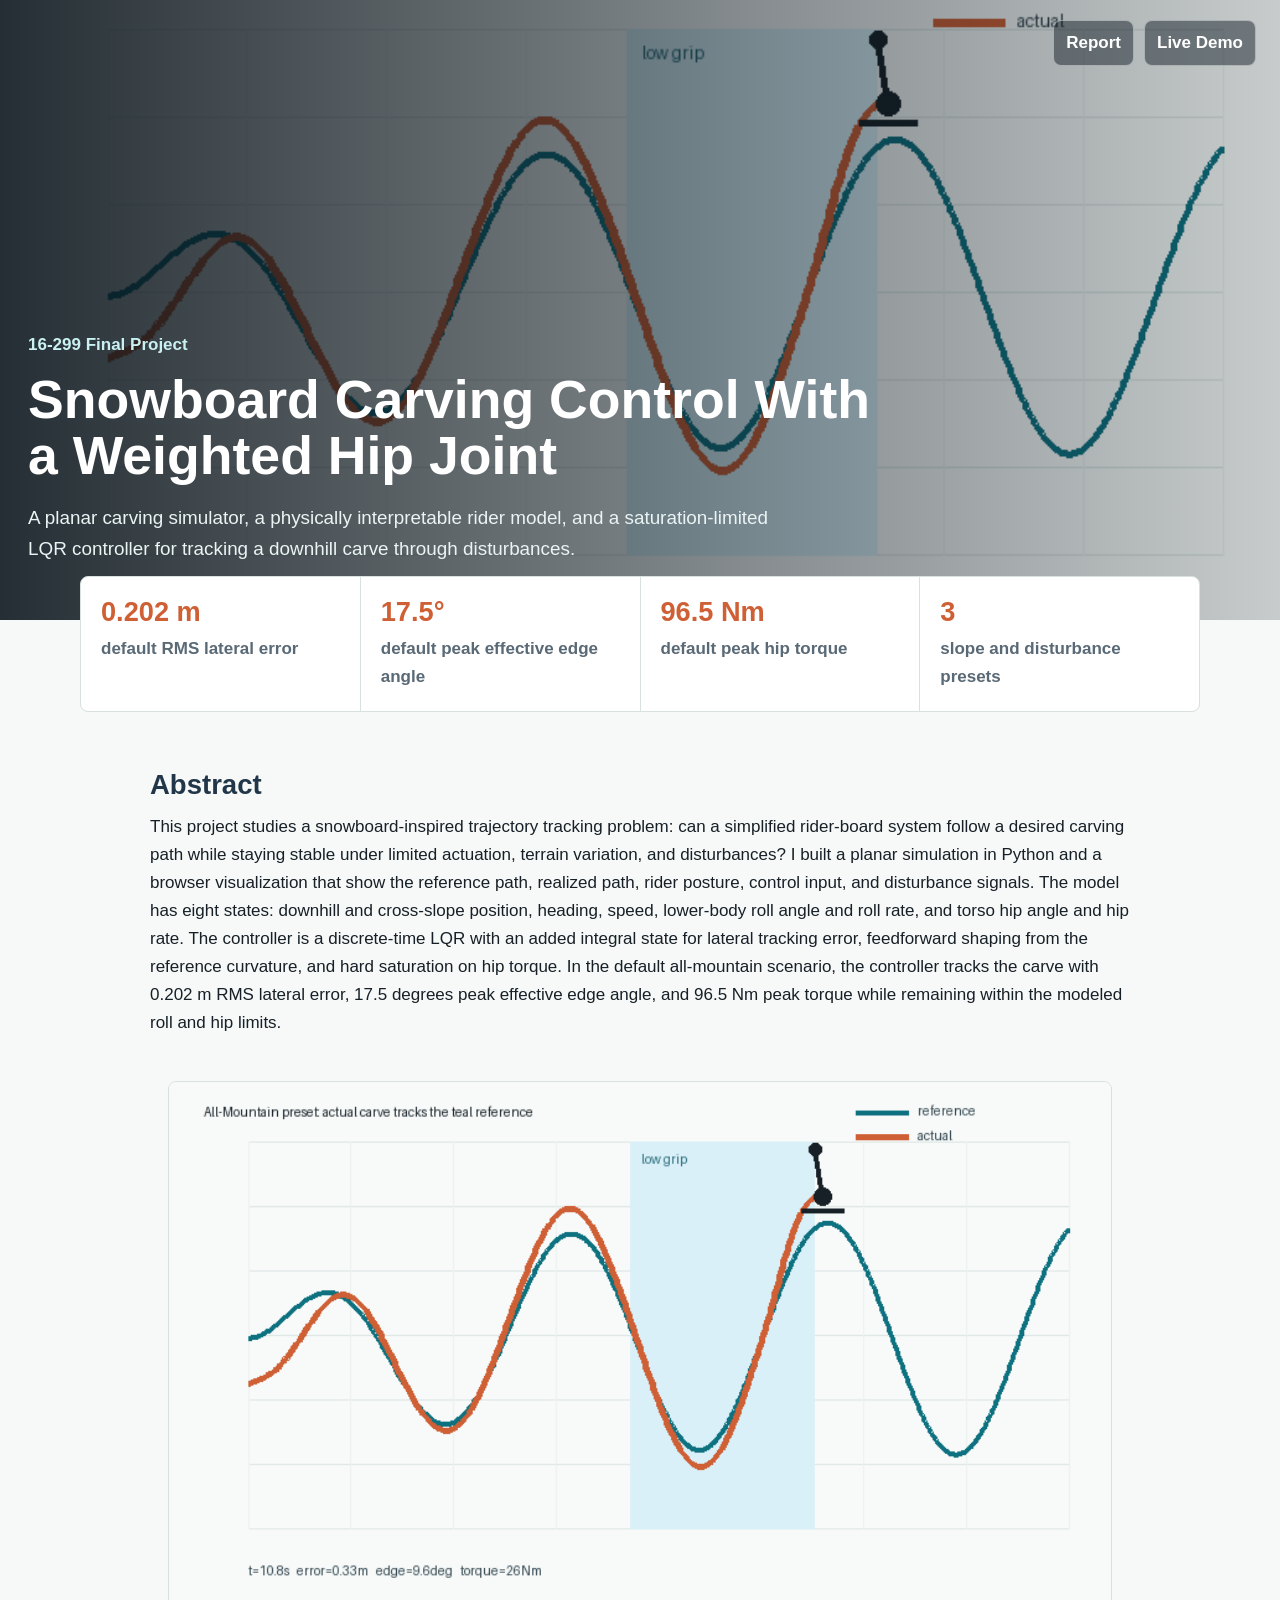
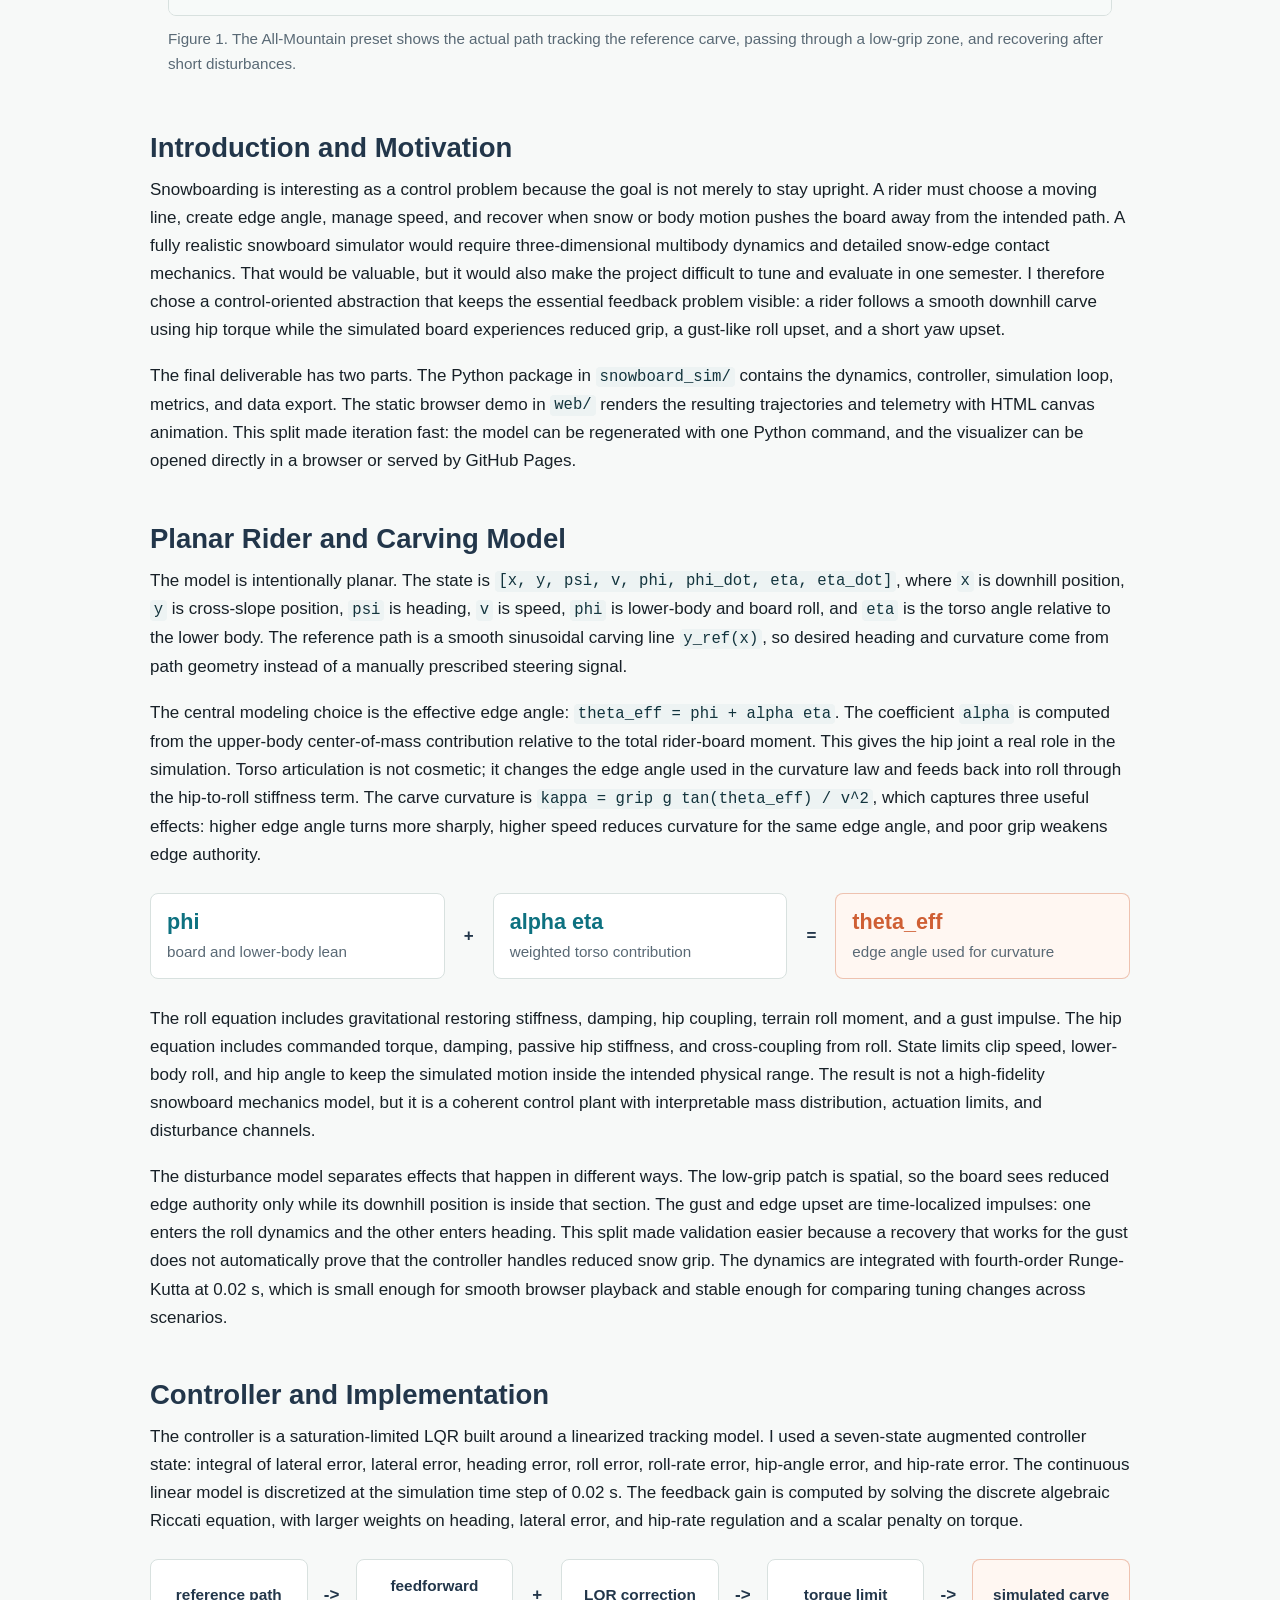
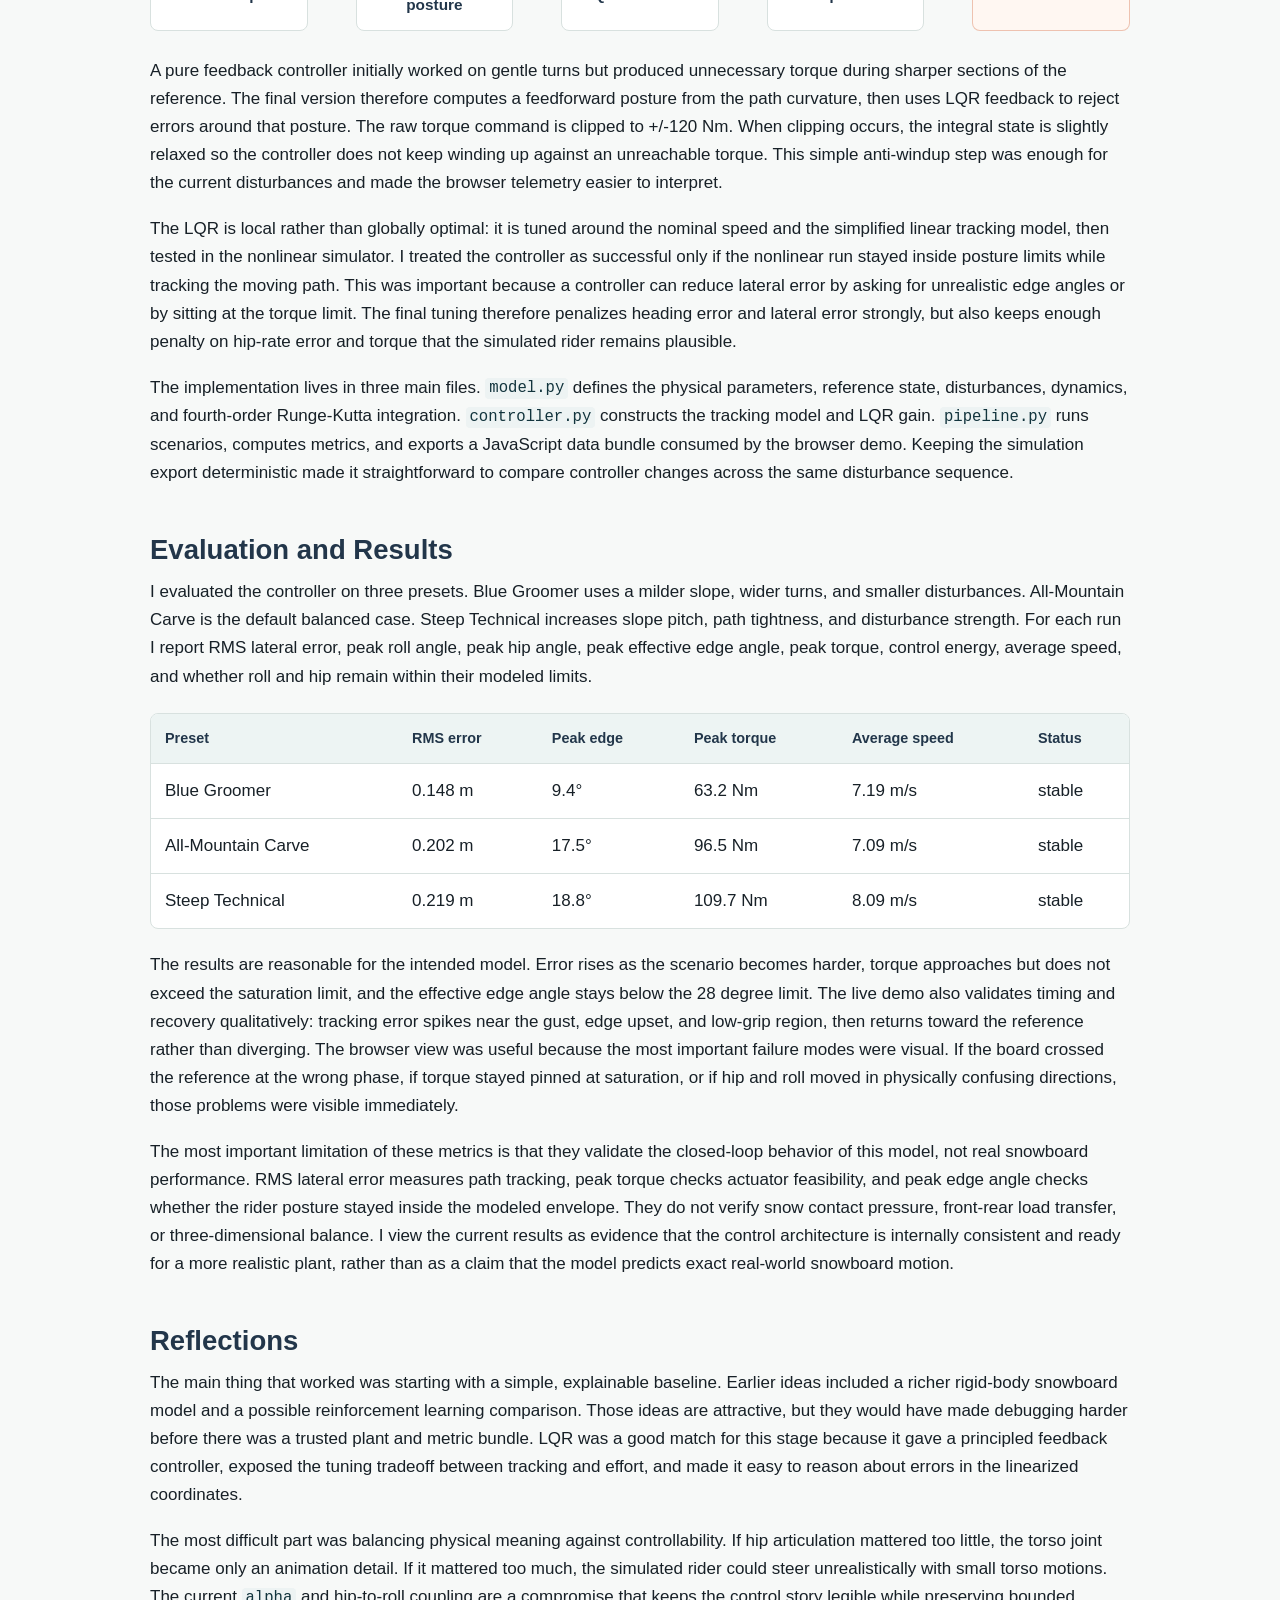
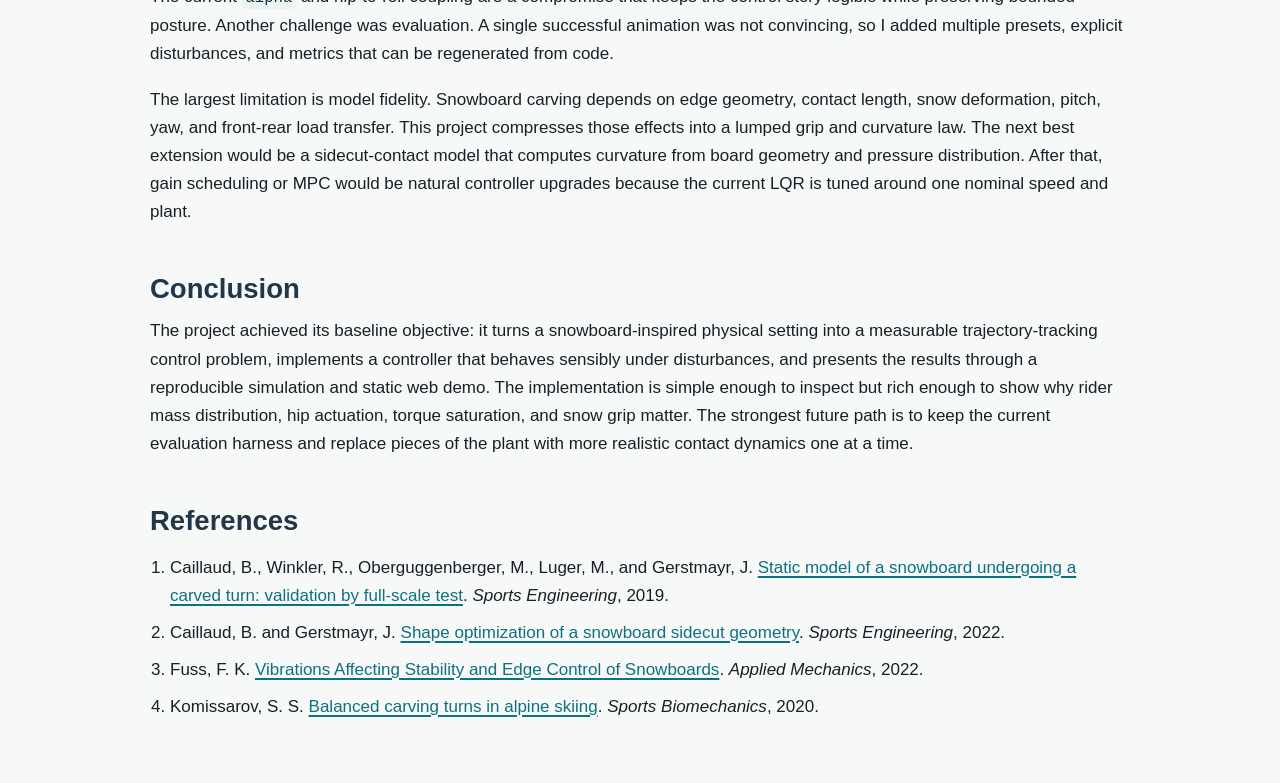
<file: index.html>
<!DOCTYPE html>
<html lang="en">
  <head>
    <meta charset="UTF-8" />
    <meta name="viewport" content="width=device-width, initial-scale=1.0" />
    <title>Snowboard Carving Control With a Weighted Hip Joint</title>
    <meta
      name="description"
      content="Final project report for a snowboard carving simulator with weighted hip-joint dynamics and saturation-limited LQR control."
    />
    <link rel="stylesheet" href="./report.css" />
  </head>
  <body>
    <header class="report-hero">
      <img
        src="./assets/carve_tracking.gif"
        alt="Animated simulation of the actual snowboard carve tracking the reference path through a low-grip section"
      />
      <div class="hero-shade"></div>
      <nav class="site-nav" aria-label="Project links">
        <a href="./index.html">Report</a>
        <a href="./web/index.html">Live Demo</a>
      </nav>
      <div class="hero-copy">
        <p class="course">16-299 Final Project</p>
        <h1>Snowboard Carving Control With a Weighted Hip Joint</h1>
        <p>
          A planar carving simulator, a physically interpretable rider model, and a
          saturation-limited LQR controller for tracking a downhill carve through disturbances.
        </p>
      </div>
    </header>

    <main>
      <section class="summary-band" aria-label="Project summary metrics">
        <div>
          <strong>0.202 m</strong>
          <span>default RMS lateral error</span>
        </div>
        <div>
          <strong>17.5&deg;</strong>
          <span>default peak effective edge angle</span>
        </div>
        <div>
          <strong>96.5 Nm</strong>
          <span>default peak hip torque</span>
        </div>
        <div>
          <strong>3</strong>
          <span>slope and disturbance presets</span>
        </div>
      </section>

      <article class="report">
        <section id="abstract">
          <h2>Abstract</h2>
          <p>
            This project studies a snowboard-inspired trajectory tracking problem: can a simplified
            rider-board system follow a desired carving path while staying stable under limited
            actuation, terrain variation, and disturbances? I built a planar simulation in Python and
            a browser visualization that show the reference path, realized path, rider posture,
            control input, and disturbance signals. The model has eight states: downhill and
            cross-slope position, heading, speed, lower-body roll angle and roll rate, and torso hip
            angle and hip rate. The controller is a discrete-time LQR with an added integral state
            for lateral tracking error, feedforward shaping from the reference curvature, and hard
            saturation on hip torque. In the default all-mountain scenario, the controller tracks the
            carve with 0.202 m RMS lateral error, 17.5 degrees peak effective edge angle, and 96.5 Nm
            peak torque while remaining within the modeled roll and hip limits.
          </p>
        </section>

        <figure class="wide-figure animation-figure">
          <img
            src="./assets/carve_tracking.gif"
            alt="Animated All-Mountain simulation showing the orange actual carve following the teal reference path"
          />
          <figcaption>
            Figure 1. The All-Mountain preset shows the actual path tracking the reference carve,
            passing through a low-grip zone, and recovering after short disturbances.
          </figcaption>
        </figure>

        <section id="background">
          <h2>Introduction and Motivation</h2>
          <p>
            Snowboarding is interesting as a control problem because the goal is not merely to stay
            upright. A rider must choose a moving line, create edge angle, manage speed, and recover
            when snow or body motion pushes the board away from the intended path. A fully realistic
            snowboard simulator would require three-dimensional multibody dynamics and detailed
            snow-edge contact mechanics. That would be valuable, but it would also make the project
            difficult to tune and evaluate in one semester. I therefore chose a control-oriented
            abstraction that keeps the essential feedback problem visible: a rider follows a smooth
            downhill carve using hip torque while the simulated board experiences reduced grip, a
            gust-like roll upset, and a short yaw upset.
          </p>
          <p>
            The final deliverable has two parts. The Python package in <code>snowboard_sim/</code>
            contains the dynamics, controller, simulation loop, metrics, and data export. The static
            browser demo in <code>web/</code> renders the resulting trajectories and telemetry with
            HTML canvas animation. This split made iteration fast: the model can be regenerated with
            one Python command, and the visualizer can be opened directly in a browser or served by
            GitHub Pages.
          </p>
        </section>

        <section id="model">
          <h2>Planar Rider and Carving Model</h2>
          <p>
            The model is intentionally planar. The state is
            <code>[x, y, psi, v, phi, phi_dot, eta, eta_dot]</code>, where <code>x</code> is downhill
            position, <code>y</code> is cross-slope position, <code>psi</code> is heading,
            <code>v</code> is speed, <code>phi</code> is lower-body and board roll, and
            <code>eta</code> is the torso angle relative to the lower body. The reference path is a
            smooth sinusoidal carving line <code>y_ref(x)</code>, so desired heading and curvature
            come from path geometry instead of a manually prescribed steering signal.
          </p>
          <p>
            The central modeling choice is the effective edge angle:
            <code>theta_eff = phi + alpha eta</code>. The coefficient <code>alpha</code> is computed
            from the upper-body center-of-mass contribution relative to the total rider-board
            moment. This gives the hip joint a real role in the simulation. Torso articulation is not
            cosmetic; it changes the edge angle used in the curvature law and feeds back into roll
            through the hip-to-roll stiffness term. The carve curvature is
            <code>kappa = grip g tan(theta_eff) / v^2</code>, which captures three useful effects:
            higher edge angle turns more sharply, higher speed reduces curvature for the same edge
            angle, and poor grip weakens edge authority.
          </p>
          <div class="concept-row" aria-label="Effective edge angle composition">
            <div class="concept-card">
              <strong>phi</strong>
              <span>board and lower-body lean</span>
            </div>
            <div class="concept-operator">+</div>
            <div class="concept-card">
              <strong>alpha eta</strong>
              <span>weighted torso contribution</span>
            </div>
            <div class="concept-operator">=</div>
            <div class="concept-card concept-result">
              <strong>theta_eff</strong>
              <span>edge angle used for curvature</span>
            </div>
          </div>
          <p>
            The roll equation includes gravitational restoring stiffness, damping, hip coupling,
            terrain roll moment, and a gust impulse. The hip equation includes commanded torque,
            damping, passive hip stiffness, and cross-coupling from roll. State limits clip speed,
            lower-body roll, and hip angle to keep the simulated motion inside the intended physical
            range. The result is not a high-fidelity snowboard mechanics model, but it is a coherent
            control plant with interpretable mass distribution, actuation limits, and disturbance
            channels.
          </p>
          <p>
            The disturbance model separates effects that happen in different ways. The low-grip patch
            is spatial, so the board sees reduced edge authority only while its downhill position is
            inside that section. The gust and edge upset are time-localized impulses: one enters the
            roll dynamics and the other enters heading. This split made validation easier because a
            recovery that works for the gust does not automatically prove that the controller handles
            reduced snow grip. The dynamics are integrated with fourth-order Runge-Kutta at 0.02 s,
            which is small enough for smooth browser playback and stable enough for comparing tuning
            changes across scenarios.
          </p>
        </section>

        <section id="controller">
          <h2>Controller and Implementation</h2>
          <p>
            The controller is a saturation-limited LQR built around a linearized tracking model. I
            used a seven-state augmented controller state: integral of lateral error, lateral error,
            heading error, roll error, roll-rate error, hip-angle error, and hip-rate error. The
            continuous linear model is discretized at the simulation time step of 0.02 s. The
            feedback gain is computed by solving the discrete algebraic Riccati equation, with larger
            weights on heading, lateral error, and hip-rate regulation and a scalar penalty on torque.
          </p>
          <div class="flow-row" aria-label="Controller data flow">
            <div class="flow-card">reference path</div>
            <div class="flow-arrow">-&gt;</div>
            <div class="flow-card">feedforward posture</div>
            <div class="flow-plus">+</div>
            <div class="flow-card">LQR correction</div>
            <div class="flow-arrow">-&gt;</div>
            <div class="flow-card">torque limit</div>
            <div class="flow-arrow">-&gt;</div>
            <div class="flow-card flow-result">simulated carve</div>
          </div>
          <p>
            A pure feedback controller initially worked on gentle turns but produced unnecessary
            torque during sharper sections of the reference. The final version therefore computes a
            feedforward posture from the path curvature, then uses LQR feedback to reject errors
            around that posture. The raw torque command is clipped to +/-120 Nm. When clipping
            occurs, the integral state is slightly relaxed so the controller does not keep winding up
            against an unreachable torque. This simple anti-windup step was enough for the current
            disturbances and made the browser telemetry easier to interpret.
          </p>
          <p>
            The LQR is local rather than globally optimal: it is tuned around the nominal speed and
            the simplified linear tracking model, then tested in the nonlinear simulator. I treated
            the controller as successful only if the nonlinear run stayed inside posture limits while
            tracking the moving path. This was important because a controller can reduce lateral
            error by asking for unrealistic edge angles or by sitting at the torque limit. The final
            tuning therefore penalizes heading error and lateral error strongly, but also keeps
            enough penalty on hip-rate error and torque that the simulated rider remains plausible.
          </p>
          <p>
            The implementation lives in three main files. <code>model.py</code> defines the physical
            parameters, reference state, disturbances, dynamics, and fourth-order Runge-Kutta
            integration. <code>controller.py</code> constructs the tracking model and LQR gain.
            <code>pipeline.py</code> runs scenarios, computes metrics, and exports a JavaScript data
            bundle consumed by the browser demo. Keeping the simulation export deterministic made it
            straightforward to compare controller changes across the same disturbance sequence.
          </p>
        </section>

        <section id="evaluation">
          <h2>Evaluation and Results</h2>
          <p>
            I evaluated the controller on three presets. Blue Groomer uses a milder slope, wider
            turns, and smaller disturbances. All-Mountain Carve is the default balanced case. Steep
            Technical increases slope pitch, path tightness, and disturbance strength. For each run I
            report RMS lateral error, peak roll angle, peak hip angle, peak effective edge angle,
            peak torque, control energy, average speed, and whether roll and hip remain within their
            modeled limits.
          </p>
          <div class="table-wrap" role="region" aria-label="Scenario results">
            <table>
              <thead>
                <tr>
                  <th>Preset</th>
                  <th>RMS error</th>
                  <th>Peak edge</th>
                  <th>Peak torque</th>
                  <th>Average speed</th>
                  <th>Status</th>
                </tr>
              </thead>
              <tbody>
                <tr>
                  <td>Blue Groomer</td>
                  <td>0.148 m</td>
                  <td>9.4&deg;</td>
                  <td>63.2 Nm</td>
                  <td>7.19 m/s</td>
                  <td>stable</td>
                </tr>
                <tr>
                  <td>All-Mountain Carve</td>
                  <td>0.202 m</td>
                  <td>17.5&deg;</td>
                  <td>96.5 Nm</td>
                  <td>7.09 m/s</td>
                  <td>stable</td>
                </tr>
                <tr>
                  <td>Steep Technical</td>
                  <td>0.219 m</td>
                  <td>18.8&deg;</td>
                  <td>109.7 Nm</td>
                  <td>8.09 m/s</td>
                  <td>stable</td>
                </tr>
              </tbody>
            </table>
          </div>
          <p>
            The results are reasonable for the intended model. Error rises as the scenario becomes
            harder, torque approaches but does not exceed the saturation limit, and the effective
            edge angle stays below the 28 degree limit. The live demo also validates timing and
            recovery qualitatively: tracking error spikes near the gust, edge upset, and low-grip
            region, then returns toward the reference rather than diverging. The browser view was
            useful because the most important failure modes were visual. If the board crossed the
            reference at the wrong phase, if torque stayed pinned at saturation, or if hip and roll
            moved in physically confusing directions, those problems were visible immediately.
          </p>
          <p>
            The most important limitation of these metrics is that they validate the closed-loop
            behavior of this model, not real snowboard performance. RMS lateral error measures path
            tracking, peak torque checks actuator feasibility, and peak edge angle checks whether the
            rider posture stayed inside the modeled envelope. They do not verify snow contact
            pressure, front-rear load transfer, or three-dimensional balance. I view the current
            results as evidence that the control architecture is internally consistent and ready for
            a more realistic plant, rather than as a claim that the model predicts exact real-world
            snowboard motion.
          </p>
        </section>

        <section id="reflections">
          <h2>Reflections</h2>
          <p>
            The main thing that worked was starting with a simple, explainable baseline. Earlier
            ideas included a richer rigid-body snowboard model and a possible reinforcement learning
            comparison. Those ideas are attractive, but they would have made debugging harder before
            there was a trusted plant and metric bundle. LQR was a good match for this stage because
            it gave a principled feedback controller, exposed the tuning tradeoff between tracking
            and effort, and made it easy to reason about errors in the linearized coordinates.
          </p>
          <p>
            The most difficult part was balancing physical meaning against controllability. If hip
            articulation mattered too little, the torso joint became only an animation detail. If it
            mattered too much, the simulated rider could steer unrealistically with small torso
            motions. The current <code>alpha</code> and hip-to-roll coupling are a compromise that
            keeps the control story legible while preserving bounded posture. Another challenge was
            evaluation. A single successful animation was not convincing, so I added multiple
            presets, explicit disturbances, and metrics that can be regenerated from code.
          </p>
          <p>
            The largest limitation is model fidelity. Snowboard carving depends on edge geometry,
            contact length, snow deformation, pitch, yaw, and front-rear load transfer. This project
            compresses those effects into a lumped grip and curvature law. The next best extension
            would be a sidecut-contact model that computes curvature from board geometry and
            pressure distribution. After that, gain scheduling or MPC would be natural controller
            upgrades because the current LQR is tuned around one nominal speed and plant.
          </p>
        </section>

        <section id="conclusion">
          <h2>Conclusion</h2>
          <p>
            The project achieved its baseline objective: it turns a snowboard-inspired physical
            setting into a measurable trajectory-tracking control problem, implements a controller
            that behaves sensibly under disturbances, and presents the results through a reproducible
            simulation and static web demo. The implementation is simple enough to inspect but rich
            enough to show why rider mass distribution, hip actuation, torque saturation, and snow
            grip matter. The strongest future path is to keep the current evaluation harness and
            replace pieces of the plant with more realistic contact dynamics one at a time.
          </p>
        </section>

        <section id="references">
          <h2>References</h2>
          <ol class="references">
            <li>
              Caillaud, B., Winkler, R., Oberguggenberger, M., Luger, M., and Gerstmayr, J.
              <a href="https://doi.org/10.1007/s12283-019-0307-4">Static model of a snowboard undergoing a carved turn: validation by full-scale test</a>.
              <em>Sports Engineering</em>, 2019.
            </li>
            <li>
              Caillaud, B. and Gerstmayr, J.
              <a href="https://doi.org/10.1007/s12283-022-00380-7">Shape optimization of a snowboard sidecut geometry</a>.
              <em>Sports Engineering</em>, 2022.
            </li>
            <li>
              Fuss, F. K.
              <a href="https://doi.org/10.3390/applmech3030059">Vibrations Affecting Stability and Edge Control of Snowboards</a>.
              <em>Applied Mechanics</em>, 2022.
            </li>
            <li>
              Komissarov, S. S.
              <a href="https://doi.org/10.1080/14763141.2020.1795236">Balanced carving turns in alpine skiing</a>.
              <em>Sports Biomechanics</em>, 2020.
            </li>
          </ol>
        </section>
      </article>
    </main>
  </body>
</html>
</file>
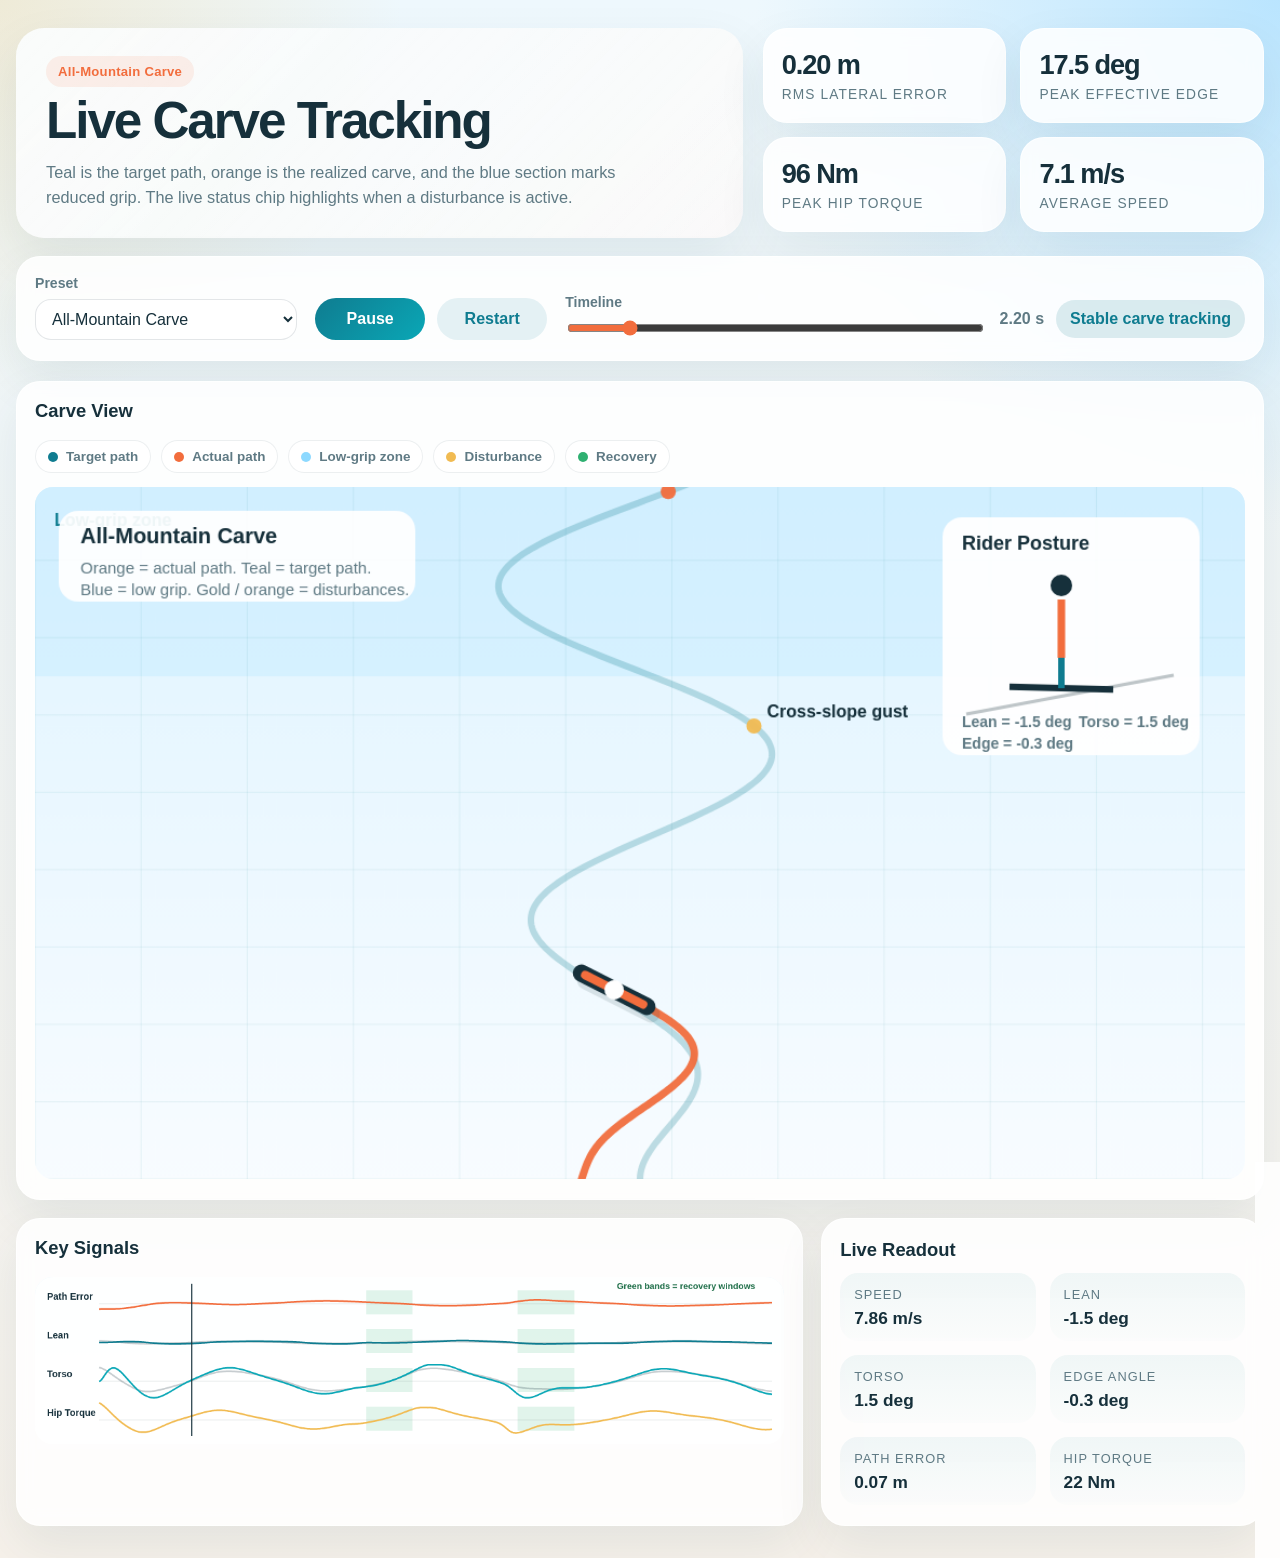
<file: web/index.html>
<!DOCTYPE html>
<html lang="en">
  <head>
    <meta charset="UTF-8" />
    <meta name="viewport" content="width=device-width, initial-scale=1.0" />
    <title>Snowboard Carving Control Demo</title>
    <link rel="stylesheet" href="./styles.css" />
  </head>
  <body>
    <div class="page-shell">
      <header class="hero audience-hero">
        <div class="hero-copy">
          <div class="page-tag" id="scenarioTag">All-Mountain Carve</div>
          <h1 id="heroTitle">Live Carve Tracking</h1>
          <p class="lede">
            Teal is the target path, orange is the realized carve, and the blue section marks reduced
            grip. The live status chip highlights when a disturbance is active.
          </p>
        </div>
        <div class="metric-grid">
          <article class="metric-card">
            <span class="metric-value" id="rmseValue">--</span>
            <span class="metric-label">RMS Lateral Error</span>
          </article>
          <article class="metric-card">
            <span class="metric-value" id="edgeValue">--</span>
            <span class="metric-label">Peak Effective Edge</span>
          </article>
          <article class="metric-card">
            <span class="metric-value" id="torqueValue">--</span>
            <span class="metric-label">Peak Hip Torque</span>
          </article>
          <article class="metric-card">
            <span class="metric-value" id="speedValue">--</span>
            <span class="metric-label">Average Speed</span>
          </article>
        </div>
      </header>

      <section class="panel audience-toolbar">
        <div class="toolbar-cluster">
          <label class="control-label" for="scenarioSelect">Preset</label>
          <select id="scenarioSelect"></select>
        </div>

        <div class="button-row audience-buttons">
          <button id="playButton" type="button">Play</button>
          <button id="restartButton" type="button" class="secondary">Restart</button>
        </div>

        <div class="toolbar-cluster toolbar-slider">
          <label class="control-label" for="timeSlider">Timeline</label>
          <input id="timeSlider" type="range" min="0" max="0" value="0" step="1" />
        </div>

        <div class="toolbar-summary">
          <span id="timeLabel">0.00 s</span>
          <div class="status-pill" id="statusPill">Ready</div>
        </div>
      </section>

      <main class="audience-dashboard">
        <section class="visual-column audience-visual-column">
          <div class="panel scene-panel">
            <div class="panel-head">
              <h2>Carve View</h2>
            </div>
            <div class="legend-row">
              <span class="legend-chip"><span class="legend-dot teal"></span>Target path</span>
              <span class="legend-chip"><span class="legend-dot orange"></span>Actual path</span>
              <span class="legend-chip"><span class="legend-dot ice"></span>Low-grip zone</span>
              <span class="legend-chip"><span class="legend-dot gold"></span>Disturbance</span>
              <span class="legend-chip"><span class="legend-dot recovery"></span>Recovery</span>
            </div>
            <canvas id="sceneCanvas" width="1120" height="640"></canvas>
          </div>

          <div class="audience-lower-row">
            <div class="panel telemetry-panel">
              <div class="panel-head">
                <h2>Key Signals</h2>
              </div>
              <canvas id="telemetryCanvas" width="1120" height="250"></canvas>
            </div>

            <section class="panel live-panel audience-live-panel">
              <h2>Live Readout</h2>
              <dl class="live-grid">
                <div>
                  <dt>Speed</dt>
                  <dd id="liveSpeed">--</dd>
                </div>
                <div>
                  <dt>Lean</dt>
                  <dd id="liveLean">--</dd>
                </div>
                <div>
                  <dt>Torso</dt>
                  <dd id="liveHip">--</dd>
                </div>
                <div>
                  <dt>Edge Angle</dt>
                  <dd id="liveEdge">--</dd>
                </div>
                <div>
                  <dt>Path Error</dt>
                  <dd id="liveError">--</dd>
                </div>
                <div>
                  <dt>Hip Torque</dt>
                  <dd id="liveTorque">--</dd>
                </div>
              </dl>
            </section>
          </div>
        </section>
      </main>
    </div>

    <script src="./demo_data.js"></script>
    <script src="./app.js"></script>
  </body>
</html>
</file>
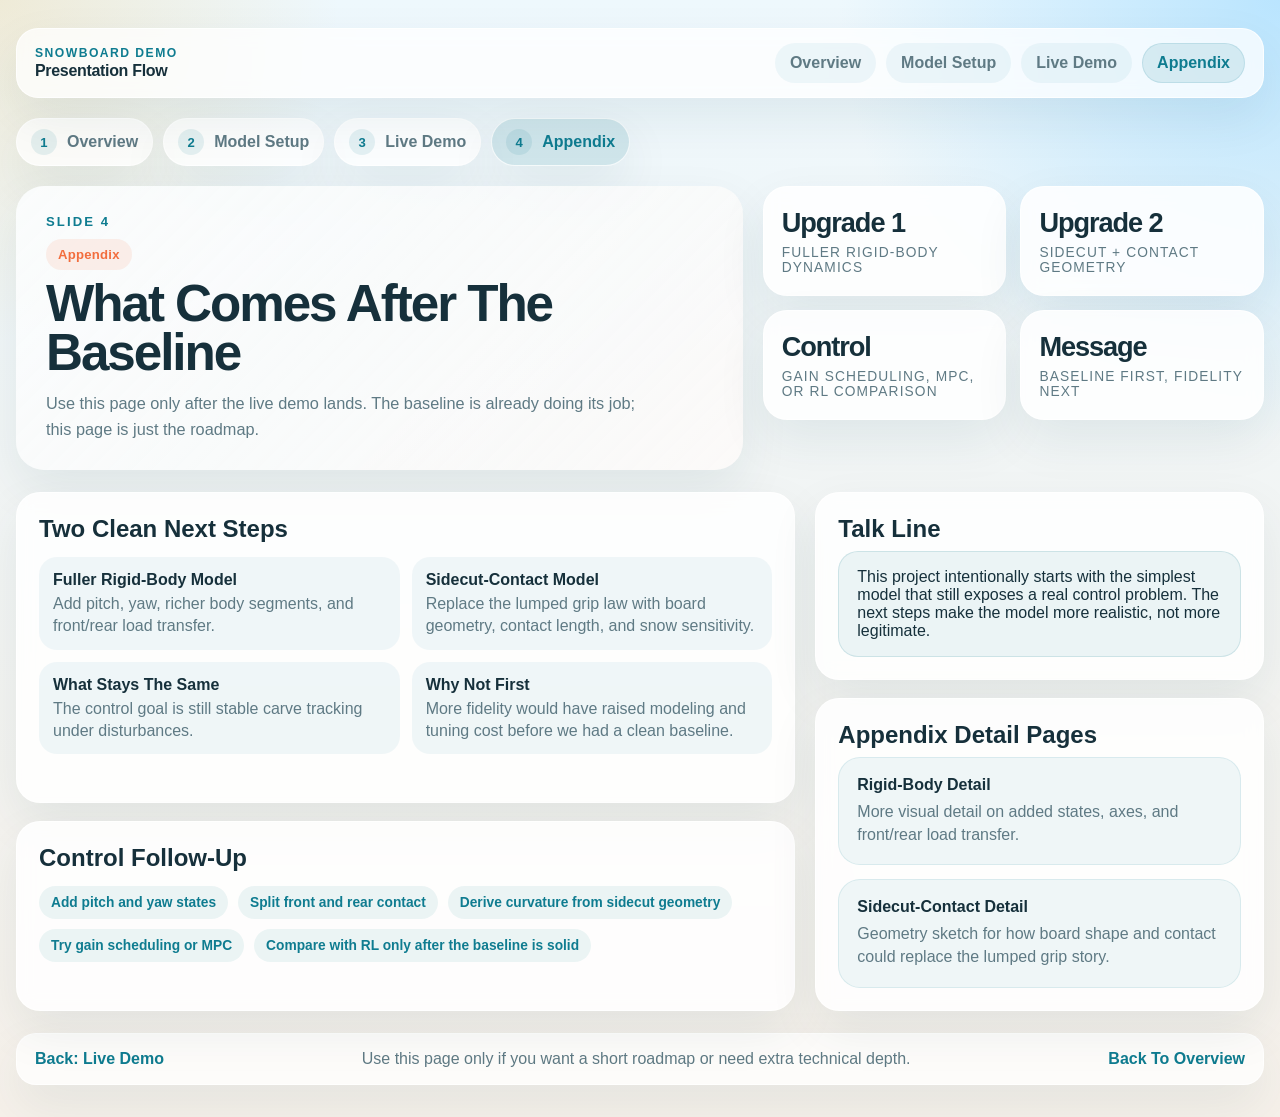
<file: web/extensions.html>
<!DOCTYPE html>
<html lang="en">
  <head>
    <meta charset="UTF-8" />
    <meta name="viewport" content="width=device-width, initial-scale=1.0" />
    <title>Extensions</title>
    <link rel="stylesheet" href="./styles.css" />
  </head>
  <body>
    <div class="page-shell">
      <nav class="site-nav">
        <a class="nav-brand" href="./overview.html">
          <span class="nav-kicker">Snowboard Demo</span>
          <strong>Presentation Flow</strong>
        </a>
        <div class="nav-links">
          <a href="./overview.html">Overview</a>
          <a href="./settings.html">Model Setup</a>
          <a href="./index.html">Live Demo</a>
          <a class="active" href="./extensions.html">Appendix</a>
        </div>
      </nav>

      <div class="flow-strip">
        <a class="flow-step" href="./overview.html"><span class="flow-index">1</span>Overview</a>
        <a class="flow-step" href="./settings.html"><span class="flow-index">2</span>Model Setup</a>
        <a class="flow-step" href="./index.html"><span class="flow-index">3</span>Live Demo</a>
        <a class="flow-step active" href="./extensions.html"><span class="flow-index">4</span>Appendix</a>
      </div>

      <header class="hero">
        <div class="hero-copy">
          <p class="eyebrow">Slide 4</p>
          <div class="page-tag">Appendix</div>
          <h1>What Comes After The Baseline</h1>
          <p class="lede">
            Use this page only after the live demo lands. The baseline is already doing its job; this
            page is just the roadmap.
          </p>
        </div>
        <div class="metric-grid">
          <article class="metric-card">
            <span class="metric-value">Upgrade 1</span>
            <span class="metric-label">Fuller Rigid-Body Dynamics</span>
          </article>
          <article class="metric-card">
            <span class="metric-value">Upgrade 2</span>
            <span class="metric-label">Sidecut + Contact Geometry</span>
          </article>
          <article class="metric-card">
            <span class="metric-value">Control</span>
            <span class="metric-label">Gain Scheduling, MPC, Or RL Comparison</span>
          </article>
          <article class="metric-card">
            <span class="metric-value">Message</span>
            <span class="metric-label">Baseline First, Fidelity Next</span>
          </article>
        </div>
      </header>

      <main class="doc-grid">
        <section class="doc-main">
          <article class="panel doc-card">
            <h2>Two Clean Next Steps</h2>
            <div class="stat-grid">
              <div class="stat-card">
                <strong>Fuller Rigid-Body Model</strong>
                <span>Add pitch, yaw, richer body segments, and front/rear load transfer.</span>
              </div>
              <div class="stat-card">
                <strong>Sidecut-Contact Model</strong>
                <span>Replace the lumped grip law with board geometry, contact length, and snow sensitivity.</span>
              </div>
              <div class="stat-card">
                <strong>What Stays The Same</strong>
                <span>The control goal is still stable carve tracking under disturbances.</span>
              </div>
              <div class="stat-card">
                <strong>Why Not First</strong>
                <span>More fidelity would have raised modeling and tuning cost before we had a clean baseline.</span>
              </div>
            </div>
          </article>

          <article class="panel doc-card">
            <h2>Control Follow-Up</h2>
            <div class="pill-row">
              <span>Add pitch and yaw states</span>
              <span>Split front and rear contact</span>
              <span>Derive curvature from sidecut geometry</span>
              <span>Try gain scheduling or MPC</span>
              <span>Compare with RL only after the baseline is solid</span>
            </div>
          </article>
        </section>

        <aside class="doc-sidebar">
          <article class="panel doc-card">
            <h2>Talk Line</h2>
            <div class="callout">
              This project intentionally starts with the simplest model that still exposes a real
              control problem. The next steps make the model more realistic, not more legitimate.
            </div>
          </article>

          <article class="panel doc-card">
            <h2>Appendix Detail Pages</h2>
            <div class="lead-card-grid single-column">
              <a class="lead-link-card" href="./rigid-body.html">
                <strong>Rigid-Body Detail</strong>
                <span>More visual detail on added states, axes, and front/rear load transfer.</span>
              </a>
              <a class="lead-link-card" href="./sidecut-contact.html">
                <strong>Sidecut-Contact Detail</strong>
                <span>Geometry sketch for how board shape and contact could replace the lumped grip story.</span>
              </a>
            </div>
          </article>
        </aside>
      </main>

      <div class="page-footer">
        <a href="./index.html">Back: Live Demo</a>
        <span>Use this page only if you want a short roadmap or need extra technical depth.</span>
        <a href="./overview.html">Back To Overview</a>
      </div>
    </div>
  </body>
</html>
</file>
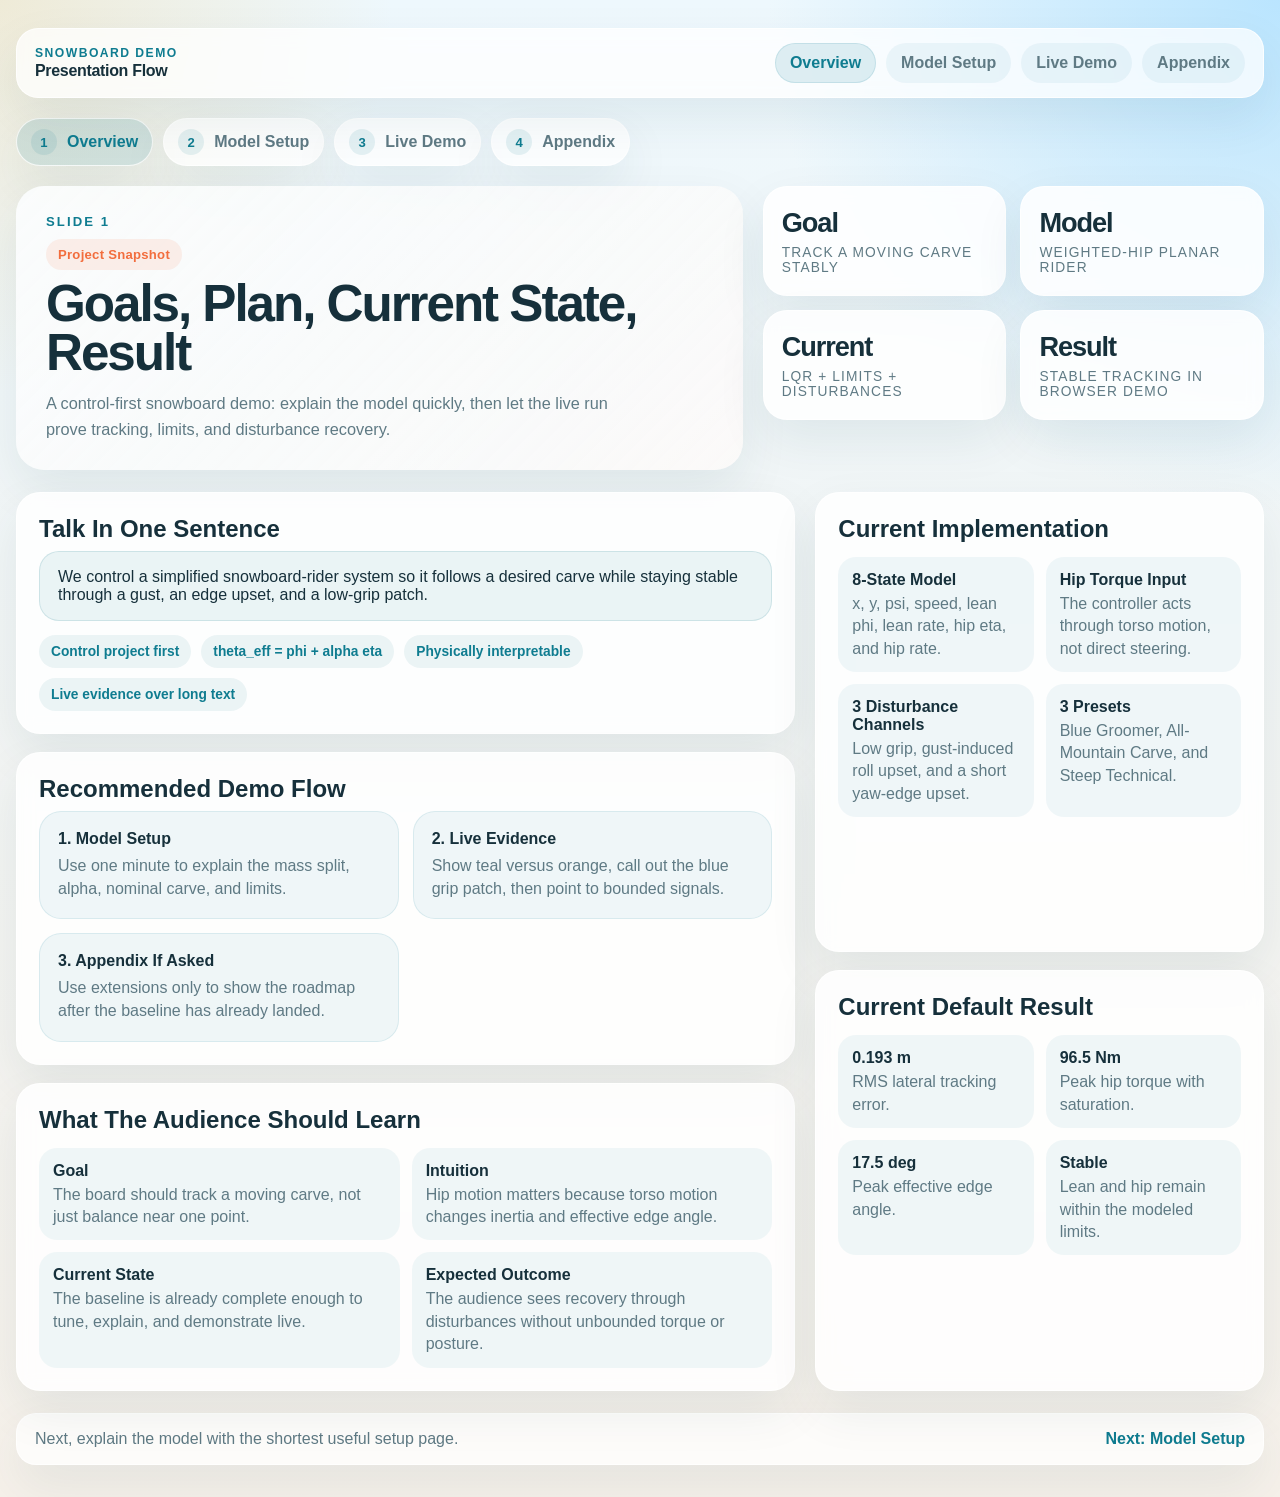
<file: web/overview.html>
<!DOCTYPE html>
<html lang="en">
  <head>
    <meta charset="UTF-8" />
    <meta name="viewport" content="width=device-width, initial-scale=1.0" />
    <title>Snowboard Project Overview</title>
    <link rel="stylesheet" href="./styles.css" />
  </head>
  <body>
    <div class="page-shell">
      <nav class="site-nav">
        <a class="nav-brand" href="./overview.html">
          <span class="nav-kicker">Snowboard Demo</span>
          <strong>Presentation Flow</strong>
        </a>
        <div class="nav-links">
          <a class="active" href="./overview.html">Overview</a>
          <a href="./settings.html">Model Setup</a>
          <a href="./index.html">Live Demo</a>
          <a href="./extensions.html">Appendix</a>
        </div>
      </nav>

      <div class="flow-strip">
        <a class="flow-step active" href="./overview.html"><span class="flow-index">1</span>Overview</a>
        <a class="flow-step" href="./settings.html"><span class="flow-index">2</span>Model Setup</a>
        <a class="flow-step" href="./index.html"><span class="flow-index">3</span>Live Demo</a>
        <a class="flow-step" href="./extensions.html"><span class="flow-index">4</span>Appendix</a>
      </div>

      <header class="hero">
        <div class="hero-copy">
          <p class="eyebrow">Slide 1</p>
          <div class="page-tag">Project Snapshot</div>
          <h1>Goals, Plan, Current State, Result</h1>
          <p class="lede">
            A control-first snowboard demo: explain the model quickly, then let the live run prove
            tracking, limits, and disturbance recovery.
          </p>
        </div>
        <div class="metric-grid">
          <article class="metric-card">
            <span class="metric-value">Goal</span>
            <span class="metric-label">Track A Moving Carve Stably</span>
          </article>
          <article class="metric-card">
            <span class="metric-value">Model</span>
            <span class="metric-label">Weighted-Hip Planar Rider</span>
          </article>
          <article class="metric-card">
            <span class="metric-value">Current</span>
            <span class="metric-label">LQR + Limits + Disturbances</span>
          </article>
          <article class="metric-card">
            <span class="metric-value">Result</span>
            <span class="metric-label">Stable Tracking In Browser Demo</span>
          </article>
        </div>
      </header>

      <main class="doc-grid">
        <section class="doc-main">
          <article class="panel doc-card">
            <h2>Talk In One Sentence</h2>
            <div class="callout">
              We control a simplified snowboard-rider system so it follows a desired carve while
              staying stable through a gust, an edge upset, and a low-grip patch.
            </div>
            <div class="pill-row">
              <span>Control project first</span>
              <span>theta_eff = phi + alpha eta</span>
              <span>Physically interpretable</span>
              <span>Live evidence over long text</span>
            </div>
          </article>

          <article class="panel doc-card">
            <h2>Recommended Demo Flow</h2>
            <div class="lead-card-grid">
              <a class="lead-link-card" href="./settings.html">
                <strong>1. Model Setup</strong>
                <span>Use one minute to explain the mass split, alpha, nominal carve, and limits.</span>
              </a>
              <a class="lead-link-card" href="./index.html">
                <strong>2. Live Evidence</strong>
                <span>Show teal versus orange, call out the blue grip patch, then point to bounded signals.</span>
              </a>
              <a class="lead-link-card" href="./extensions.html">
                <strong>3. Appendix If Asked</strong>
                <span>Use extensions only to show the roadmap after the baseline has already landed.</span>
              </a>
            </div>
          </article>

          <article class="panel doc-card">
            <h2>What The Audience Should Learn</h2>
            <div class="stat-grid">
              <div class="stat-card">
                <strong>Goal</strong>
                <span>The board should track a moving carve, not just balance near one point.</span>
              </div>
              <div class="stat-card">
                <strong>Intuition</strong>
                <span>Hip motion matters because torso motion changes inertia and effective edge angle.</span>
              </div>
              <div class="stat-card">
                <strong>Current State</strong>
                <span>The baseline is already complete enough to tune, explain, and demonstrate live.</span>
              </div>
              <div class="stat-card">
                <strong>Expected Outcome</strong>
                <span>The audience sees recovery through disturbances without unbounded torque or posture.</span>
              </div>
            </div>
          </article>
        </section>

        <aside class="doc-sidebar">
          <article class="panel doc-card">
            <h2>Current Implementation</h2>
            <div class="stat-grid">
              <div class="stat-card">
                <strong>8-State Model</strong>
                <span>x, y, psi, speed, lean phi, lean rate, hip eta, and hip rate.</span>
              </div>
              <div class="stat-card">
                <strong>Hip Torque Input</strong>
                <span>The controller acts through torso motion, not direct steering.</span>
              </div>
              <div class="stat-card">
                <strong>3 Disturbance Channels</strong>
                <span>Low grip, gust-induced roll upset, and a short yaw-edge upset.</span>
              </div>
              <div class="stat-card">
                <strong>3 Presets</strong>
                <span>Blue Groomer, All-Mountain Carve, and Steep Technical.</span>
              </div>
            </div>
          </article>

          <article class="panel doc-card">
            <h2>Current Default Result</h2>
            <div class="stat-grid">
              <div class="stat-card">
                <strong>0.193 m</strong>
                <span>RMS lateral tracking error.</span>
              </div>
              <div class="stat-card">
                <strong>96.5 Nm</strong>
                <span>Peak hip torque with saturation.</span>
              </div>
              <div class="stat-card">
                <strong>17.5 deg</strong>
                <span>Peak effective edge angle.</span>
              </div>
              <div class="stat-card">
                <strong>Stable</strong>
                <span>Lean and hip remain within the modeled limits.</span>
              </div>
            </div>
          </article>
        </aside>
      </main>

      <div class="page-footer">
        <span>Next, explain the model with the shortest useful setup page.</span>
        <a href="./settings.html">Next: Model Setup</a>
      </div>
    </div>
  </body>
</html>
</file>
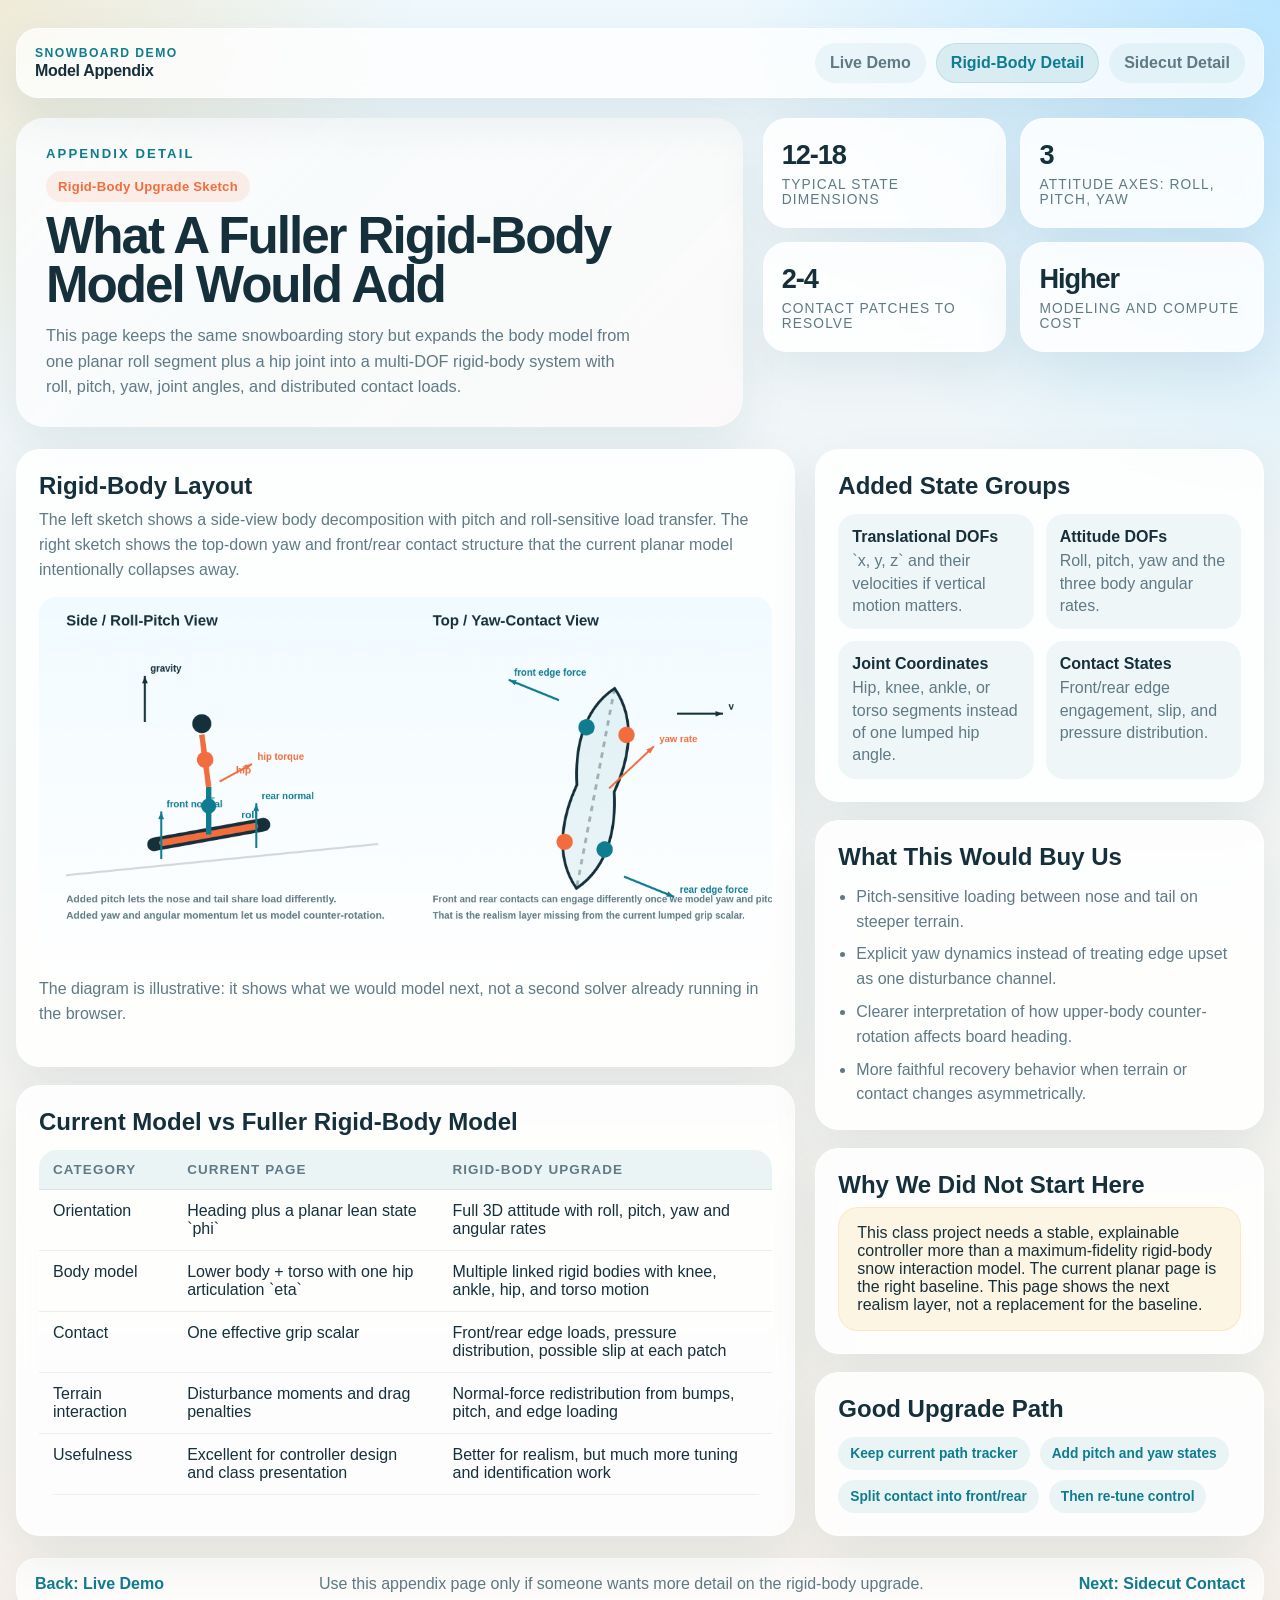
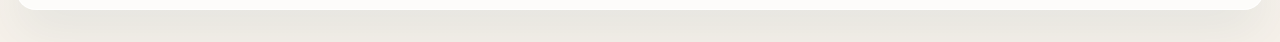
<file: web/rigid-body.html>
<!DOCTYPE html>
<html lang="en">
  <head>
    <meta charset="UTF-8" />
    <meta name="viewport" content="width=device-width, initial-scale=1.0" />
    <title>Fuller Rigid-Body Model</title>
    <link rel="stylesheet" href="./styles.css" />
  </head>
  <body>
    <div class="page-shell">
      <nav class="site-nav">
        <a class="nav-brand" href="./overview.html">
          <span class="nav-kicker">Snowboard Demo</span>
          <strong>Model Appendix</strong>
        </a>
        <div class="nav-links">
          <a href="./index.html">Live Demo</a>
          <a class="active" href="./rigid-body.html">Rigid-Body Detail</a>
          <a href="./sidecut-contact.html">Sidecut Detail</a>
        </div>
      </nav>

      <header class="hero">
        <div class="hero-copy">
          <p class="eyebrow">Appendix Detail</p>
          <div class="page-tag">Rigid-Body Upgrade Sketch</div>
          <h1>What A Fuller Rigid-Body Model Would Add</h1>
          <p class="lede">
            This page keeps the same snowboarding story but expands the body model from one planar
            roll segment plus a hip joint into a multi-DOF rigid-body system with roll, pitch, yaw,
            joint angles, and distributed contact loads.
          </p>
        </div>
        <div class="metric-grid">
          <article class="metric-card">
            <span class="metric-value">12-18</span>
            <span class="metric-label">Typical State Dimensions</span>
          </article>
          <article class="metric-card">
            <span class="metric-value">3</span>
            <span class="metric-label">Attitude Axes: Roll, Pitch, Yaw</span>
          </article>
          <article class="metric-card">
            <span class="metric-value">2-4</span>
            <span class="metric-label">Contact Patches To Resolve</span>
          </article>
          <article class="metric-card">
            <span class="metric-value">Higher</span>
            <span class="metric-label">Modeling And Compute Cost</span>
          </article>
        </div>
      </header>

      <main class="doc-grid">
        <section class="doc-main">
          <article class="panel doc-card">
            <h2>Rigid-Body Layout</h2>
            <p>
              The left sketch shows a side-view body decomposition with pitch and roll-sensitive load
              transfer. The right sketch shows the top-down yaw and front/rear contact structure that
              the current planar model intentionally collapses away.
            </p>
            <canvas id="rigidBodyCanvas" width="1080" height="560"></canvas>
            <p class="canvas-caption">
              The diagram is illustrative: it shows what we would model next, not a second solver
              already running in the browser.
            </p>
          </article>

          <article class="panel doc-card">
            <h2>Current Model vs Fuller Rigid-Body Model</h2>
            <table class="compare-table">
              <thead>
                <tr>
                  <th>Category</th>
                  <th>Current Page</th>
                  <th>Rigid-Body Upgrade</th>
                </tr>
              </thead>
              <tbody>
                <tr>
                  <td>Orientation</td>
                  <td>Heading plus a planar lean state `phi`</td>
                  <td>Full 3D attitude with roll, pitch, yaw and angular rates</td>
                </tr>
                <tr>
                  <td>Body model</td>
                  <td>Lower body + torso with one hip articulation `eta`</td>
                  <td>Multiple linked rigid bodies with knee, ankle, hip, and torso motion</td>
                </tr>
                <tr>
                  <td>Contact</td>
                  <td>One effective grip scalar</td>
                  <td>Front/rear edge loads, pressure distribution, possible slip at each patch</td>
                </tr>
                <tr>
                  <td>Terrain interaction</td>
                  <td>Disturbance moments and drag penalties</td>
                  <td>Normal-force redistribution from bumps, pitch, and edge loading</td>
                </tr>
                <tr>
                  <td>Usefulness</td>
                  <td>Excellent for controller design and class presentation</td>
                  <td>Better for realism, but much more tuning and identification work</td>
                </tr>
              </tbody>
            </table>
          </article>
        </section>

        <aside class="doc-sidebar">
          <article class="panel doc-card">
            <h2>Added State Groups</h2>
            <div class="stat-grid">
              <div class="stat-card">
                <strong>Translational DOFs</strong>
                <span>`x, y, z` and their velocities if vertical motion matters.</span>
              </div>
              <div class="stat-card">
                <strong>Attitude DOFs</strong>
                <span>Roll, pitch, yaw and the three body angular rates.</span>
              </div>
              <div class="stat-card">
                <strong>Joint Coordinates</strong>
                <span>Hip, knee, ankle, or torso segments instead of one lumped hip angle.</span>
              </div>
              <div class="stat-card">
                <strong>Contact States</strong>
                <span>Front/rear edge engagement, slip, and pressure distribution.</span>
              </div>
            </div>
          </article>

          <article class="panel doc-card">
            <h2>What This Would Buy Us</h2>
            <ul class="detail-list">
              <li>Pitch-sensitive loading between nose and tail on steeper terrain.</li>
              <li>Explicit yaw dynamics instead of treating edge upset as one disturbance channel.</li>
              <li>Clearer interpretation of how upper-body counter-rotation affects board heading.</li>
              <li>More faithful recovery behavior when terrain or contact changes asymmetrically.</li>
            </ul>
          </article>

          <article class="panel doc-card">
            <h2>Why We Did Not Start Here</h2>
            <div class="warning-note">
              This class project needs a stable, explainable controller more than a maximum-fidelity
              rigid-body snow interaction model. The current planar page is the right baseline. This
              page shows the next realism layer, not a replacement for the baseline.
            </div>
          </article>

          <article class="panel doc-card">
            <h2>Good Upgrade Path</h2>
            <div class="pill-row">
              <span>Keep current path tracker</span>
              <span>Add pitch and yaw states</span>
              <span>Split contact into front/rear</span>
              <span>Then re-tune control</span>
            </div>
          </article>
        </aside>
      </main>

      <div class="page-footer">
        <a href="./index.html">Back: Live Demo</a>
        <span>Use this appendix page only if someone wants more detail on the rigid-body upgrade.</span>
        <a href="./sidecut-contact.html">Next: Sidecut Contact</a>
      </div>
    </div>

    <script src="./rigid-body.js"></script>
  </body>
</html>
</file>
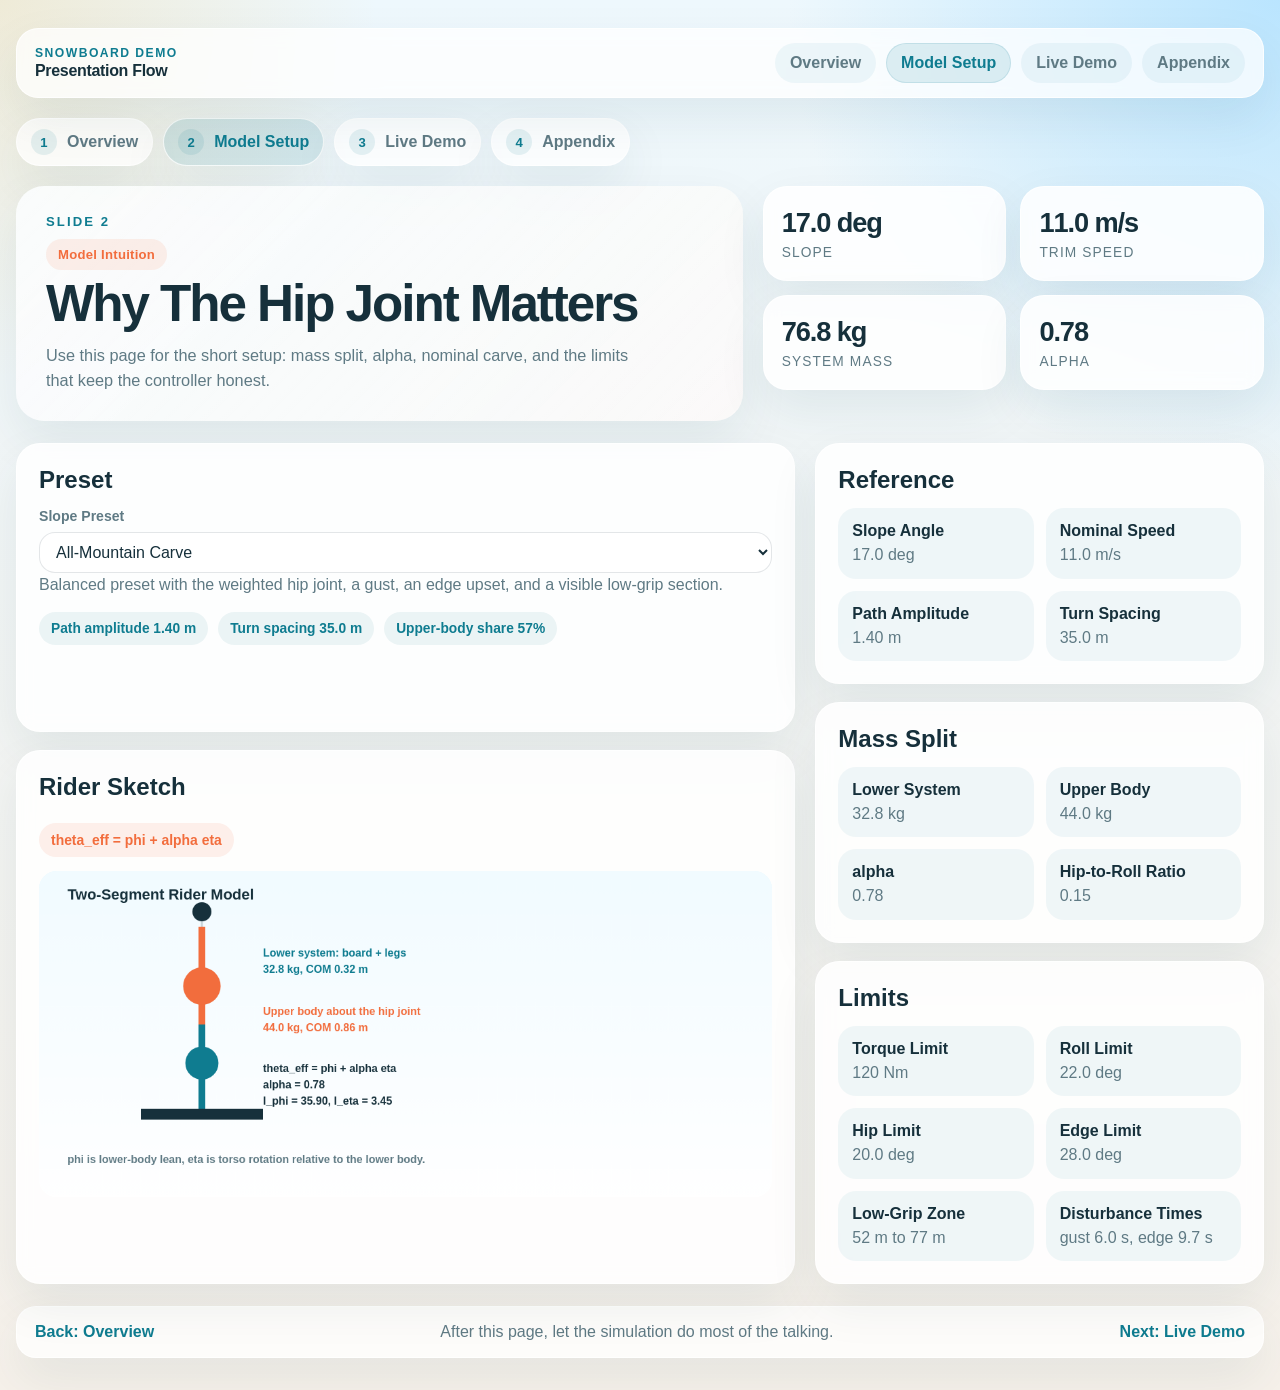
<file: web/settings.html>
<!DOCTYPE html>
<html lang="en">
  <head>
    <meta charset="UTF-8" />
    <meta name="viewport" content="width=device-width, initial-scale=1.0" />
    <title>Model Settings</title>
    <link rel="stylesheet" href="./styles.css" />
  </head>
  <body>
    <div class="page-shell">
      <nav class="site-nav">
        <a class="nav-brand" href="./settings.html">
          <span class="nav-kicker">Snowboard Demo</span>
          <strong>Presentation Flow</strong>
        </a>
        <div class="nav-links">
          <a href="./overview.html">Overview</a>
          <a class="active" href="./settings.html">Model Setup</a>
          <a href="./index.html">Live Demo</a>
          <a href="./extensions.html">Appendix</a>
        </div>
      </nav>

      <div class="flow-strip">
        <a class="flow-step" href="./overview.html"><span class="flow-index">1</span>Overview</a>
        <a class="flow-step active" href="./settings.html"><span class="flow-index">2</span>Model Setup</a>
        <a class="flow-step" href="./index.html"><span class="flow-index">3</span>Live Demo</a>
        <a class="flow-step" href="./extensions.html"><span class="flow-index">4</span>Appendix</a>
      </div>

      <header class="hero">
        <div class="hero-copy">
          <p class="eyebrow">Slide 2</p>
          <div class="page-tag">Model Intuition</div>
          <h1>Why The Hip Joint Matters</h1>
          <p class="lede" id="settingsSubtitle">
            Use this page for the short setup: mass split, alpha, nominal carve, and the limits that
            keep the controller honest.
          </p>
        </div>
        <div class="metric-grid">
          <article class="metric-card">
            <span class="metric-value" id="metricSlope">--</span>
            <span class="metric-label">Slope</span>
          </article>
          <article class="metric-card">
            <span class="metric-value" id="metricSpeed">--</span>
            <span class="metric-label">Trim Speed</span>
          </article>
          <article class="metric-card">
            <span class="metric-value" id="metricMass">--</span>
            <span class="metric-label">System Mass</span>
          </article>
          <article class="metric-card">
            <span class="metric-value" id="metricAlpha">--</span>
            <span class="metric-label">Alpha</span>
          </article>
        </div>
      </header>

      <main class="doc-grid">
        <section class="doc-main">
          <article class="panel doc-card">
            <h2>Preset</h2>
            <label class="control-label" for="settingsScenarioSelect">Slope Preset</label>
            <select id="settingsScenarioSelect"></select>
            <p class="control-note" id="settingsDescription"></p>
            <div class="pill-row" id="settingsPills"></div>
          </article>

          <article class="panel doc-card">
            <h2>Rider Sketch</h2>
            <div class="formula-chip">theta_eff = phi + alpha eta</div>
            <canvas id="settingsCanvas" width="1080" height="480"></canvas>
          </article>
        </section>

        <aside class="doc-sidebar">
          <article class="panel doc-card">
            <h2>Reference</h2>
            <div class="spec-grid" id="operatingGrid"></div>
          </article>

          <article class="panel doc-card">
            <h2>Mass Split</h2>
            <div class="spec-grid" id="massGrid"></div>
          </article>

          <article class="panel doc-card">
            <h2>Limits</h2>
            <div class="spec-grid" id="limitsGrid"></div>
          </article>
        </aside>
      </main>

      <div class="page-footer">
        <a href="./overview.html">Back: Overview</a>
        <span>After this page, let the simulation do most of the talking.</span>
        <a href="./index.html">Next: Live Demo</a>
      </div>
    </div>

    <script src="./demo_data.js"></script>
    <script src="./settings.js"></script>
  </body>
</html>
</file>
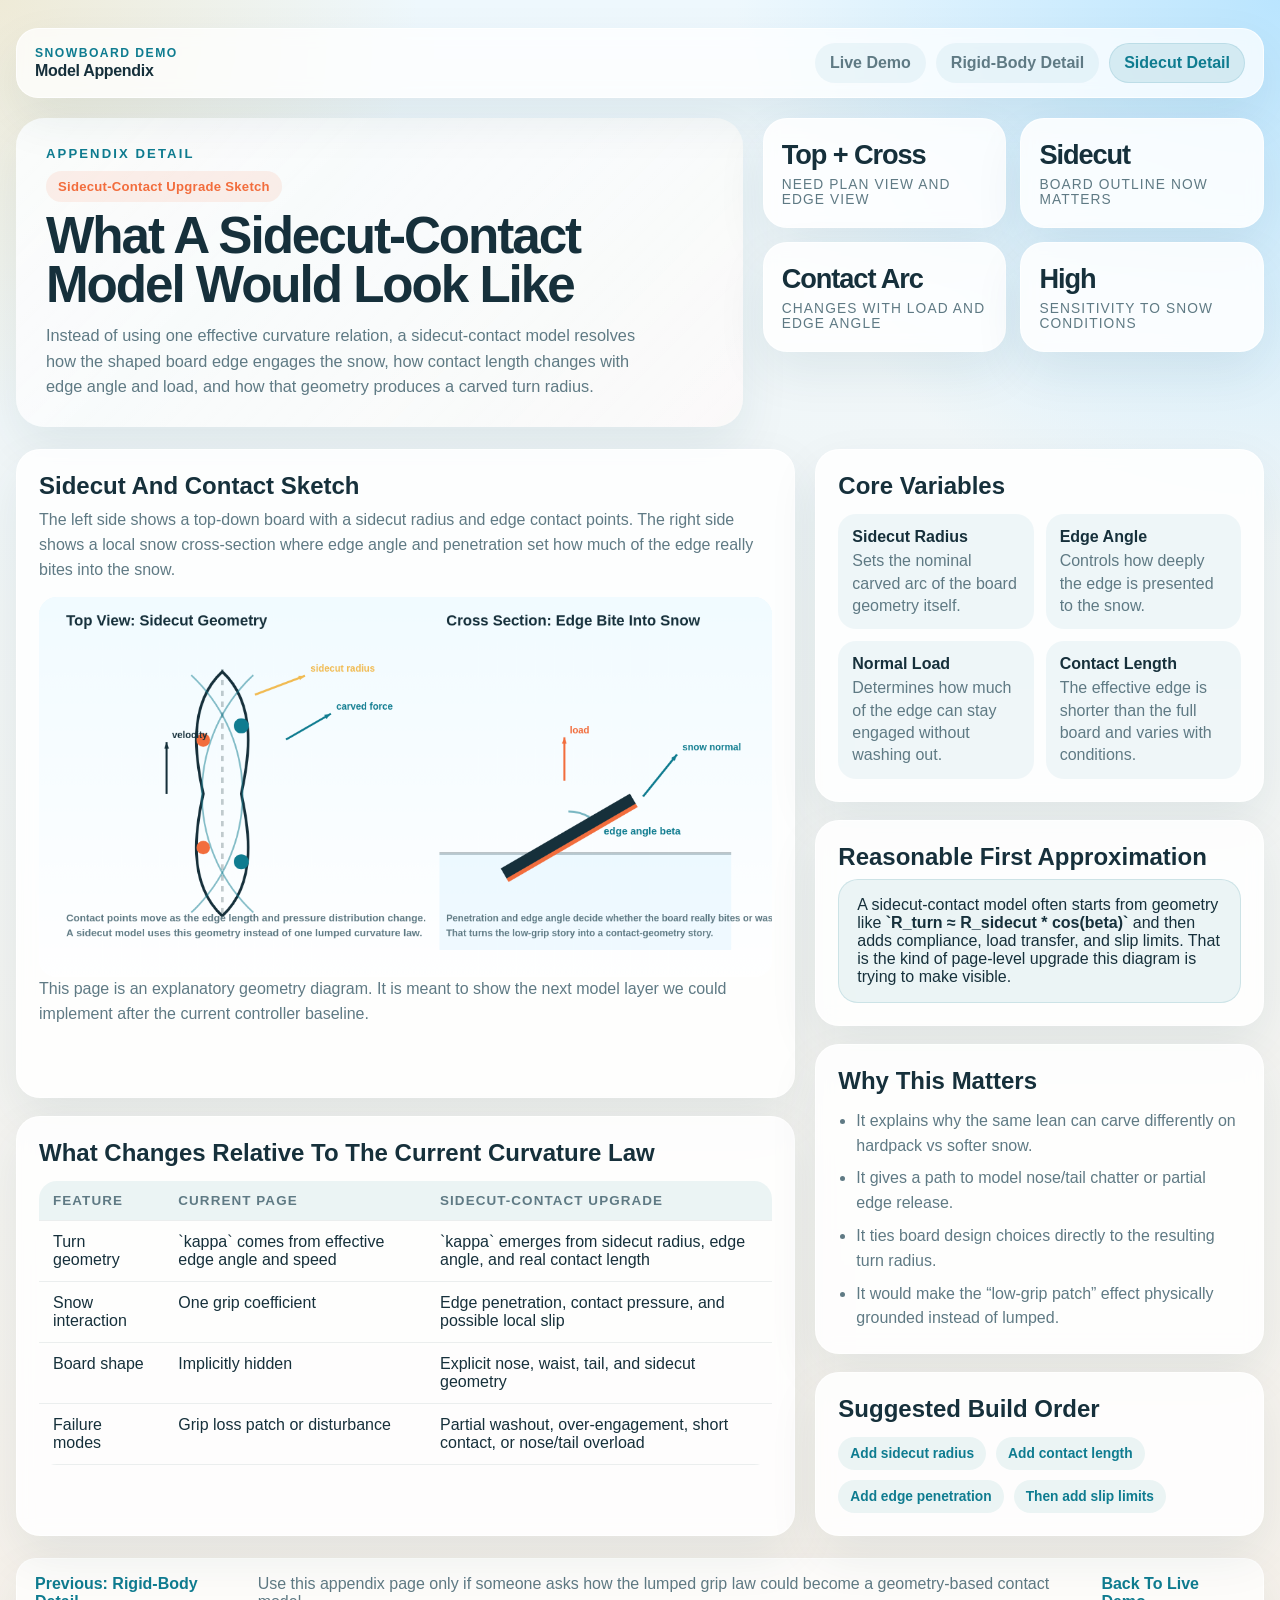
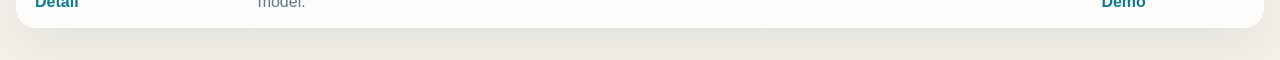
<file: web/sidecut-contact.html>
<!DOCTYPE html>
<html lang="en">
  <head>
    <meta charset="UTF-8" />
    <meta name="viewport" content="width=device-width, initial-scale=1.0" />
    <title>Sidecut Contact Model</title>
    <link rel="stylesheet" href="./styles.css" />
  </head>
  <body>
    <div class="page-shell">
      <nav class="site-nav">
        <a class="nav-brand" href="./overview.html">
          <span class="nav-kicker">Snowboard Demo</span>
          <strong>Model Appendix</strong>
        </a>
        <div class="nav-links">
          <a href="./index.html">Live Demo</a>
          <a href="./rigid-body.html">Rigid-Body Detail</a>
          <a class="active" href="./sidecut-contact.html">Sidecut Detail</a>
        </div>
      </nav>

      <header class="hero">
        <div class="hero-copy">
          <p class="eyebrow">Appendix Detail</p>
          <div class="page-tag">Sidecut-Contact Upgrade Sketch</div>
          <h1>What A Sidecut-Contact Model Would Look Like</h1>
          <p class="lede">
            Instead of using one effective curvature relation, a sidecut-contact model resolves how
            the shaped board edge engages the snow, how contact length changes with edge angle and
            load, and how that geometry produces a carved turn radius.
          </p>
        </div>
        <div class="metric-grid">
          <article class="metric-card">
            <span class="metric-value">Top + Cross</span>
            <span class="metric-label">Need Plan View And Edge View</span>
          </article>
          <article class="metric-card">
            <span class="metric-value">Sidecut</span>
            <span class="metric-label">Board Outline Now Matters</span>
          </article>
          <article class="metric-card">
            <span class="metric-value">Contact Arc</span>
            <span class="metric-label">Changes With Load And Edge Angle</span>
          </article>
          <article class="metric-card">
            <span class="metric-value">High</span>
            <span class="metric-label">Sensitivity To Snow Conditions</span>
          </article>
        </div>
      </header>

      <main class="doc-grid">
        <section class="doc-main">
          <article class="panel doc-card">
            <h2>Sidecut And Contact Sketch</h2>
            <p>
              The left side shows a top-down board with a sidecut radius and edge contact points.
              The right side shows a local snow cross-section where edge angle and penetration set
              how much of the edge really bites into the snow.
            </p>
            <canvas id="sidecutCanvas" width="1080" height="560"></canvas>
            <p class="canvas-caption">
              This page is an explanatory geometry diagram. It is meant to show the next model layer
              we could implement after the current controller baseline.
            </p>
          </article>

          <article class="panel doc-card">
            <h2>What Changes Relative To The Current Curvature Law</h2>
            <table class="compare-table">
              <thead>
                <tr>
                  <th>Feature</th>
                  <th>Current Page</th>
                  <th>Sidecut-Contact Upgrade</th>
                </tr>
              </thead>
              <tbody>
                <tr>
                  <td>Turn geometry</td>
                  <td>`kappa` comes from effective edge angle and speed</td>
                  <td>`kappa` emerges from sidecut radius, edge angle, and real contact length</td>
                </tr>
                <tr>
                  <td>Snow interaction</td>
                  <td>One grip coefficient</td>
                  <td>Edge penetration, contact pressure, and possible local slip</td>
                </tr>
                <tr>
                  <td>Board shape</td>
                  <td>Implicitly hidden</td>
                  <td>Explicit nose, waist, tail, and sidecut geometry</td>
                </tr>
                <tr>
                  <td>Failure modes</td>
                  <td>Grip loss patch or disturbance</td>
                  <td>Partial washout, over-engagement, short contact, or nose/tail overload</td>
                </tr>
              </tbody>
            </table>
          </article>
        </section>

        <aside class="doc-sidebar">
          <article class="panel doc-card">
            <h2>Core Variables</h2>
            <div class="stat-grid">
              <div class="stat-card">
                <strong>Sidecut Radius</strong>
                <span>Sets the nominal carved arc of the board geometry itself.</span>
              </div>
              <div class="stat-card">
                <strong>Edge Angle</strong>
                <span>Controls how deeply the edge is presented to the snow.</span>
              </div>
              <div class="stat-card">
                <strong>Normal Load</strong>
                <span>Determines how much of the edge can stay engaged without washing out.</span>
              </div>
              <div class="stat-card">
                <strong>Contact Length</strong>
                <span>The effective edge is shorter than the full board and varies with conditions.</span>
              </div>
            </div>
          </article>

          <article class="panel doc-card">
            <h2>Reasonable First Approximation</h2>
            <div class="callout">
              A sidecut-contact model often starts from geometry like
              <strong>`R_turn ≈ R_sidecut * cos(beta)`</strong> and then adds compliance, load
              transfer, and slip limits. That is the kind of page-level upgrade this diagram is
              trying to make visible.
            </div>
          </article>

          <article class="panel doc-card">
            <h2>Why This Matters</h2>
            <ul class="detail-list">
              <li>It explains why the same lean can carve differently on hardpack vs softer snow.</li>
              <li>It gives a path to model nose/tail chatter or partial edge release.</li>
              <li>It ties board design choices directly to the resulting turn radius.</li>
              <li>It would make the “low-grip patch” effect physically grounded instead of lumped.</li>
            </ul>
          </article>

          <article class="panel doc-card">
            <h2>Suggested Build Order</h2>
            <div class="pill-row">
              <span>Add sidecut radius</span>
              <span>Add contact length</span>
              <span>Add edge penetration</span>
              <span>Then add slip limits</span>
            </div>
          </article>
        </aside>
      </main>

      <div class="page-footer">
        <a href="./rigid-body.html">Previous: Rigid-Body Detail</a>
        <span>Use this appendix page only if someone asks how the lumped grip law could become a geometry-based contact model.</span>
        <a href="./index.html">Back To Live Demo</a>
      </div>
    </div>

    <script src="./sidecut-contact.js"></script>
  </body>
</html>
</file>
<file: report.css>
:root {
  --ink: #172027;
  --muted: #596975;
  --paper: #f7f9f8;
  --panel: #ffffff;
  --line: #d8e1df;
  --teal: #0d7180;
  --orange: #cf5f34;
  --green: #3d7a5d;
  --navy: #22364a;
}

* {
  box-sizing: border-box;
}

html {
  scroll-behavior: smooth;
}

body {
  margin: 0;
  color: var(--ink);
  background: var(--paper);
  font-family: Inter, "Avenir Next", "Segoe UI", Arial, sans-serif;
  font-size: 17px;
  line-height: 1.65;
}

a {
  color: var(--teal);
  text-decoration-thickness: 2px;
  text-underline-offset: 3px;
}

code {
  padding: 0.08rem 0.24rem;
  border-radius: 4px;
  background: #edf3f3;
  color: #12343d;
  font-size: 0.92em;
}

.report-hero {
  position: relative;
  min-height: 620px;
  overflow: hidden;
  display: flex;
  align-items: flex-end;
  padding: 28px;
  background: #172027;
}

.report-hero img {
  position: absolute;
  inset: 0;
  width: 100%;
  height: 100%;
  object-fit: cover;
  object-position: center;
}

.hero-shade {
  position: absolute;
  inset: 0;
  background: linear-gradient(90deg, rgba(8, 18, 25, 0.88), rgba(8, 18, 25, 0.48) 58%, rgba(8, 18, 25, 0.2));
}

.site-nav {
  position: absolute;
  top: 20px;
  right: 24px;
  display: flex;
  gap: 10px;
  flex-wrap: wrap;
  justify-content: flex-end;
}

.site-nav a {
  display: inline-flex;
  align-items: center;
  min-height: 40px;
  padding: 8px 12px;
  border: 1px solid rgba(255, 255, 255, 0.45);
  border-radius: 8px;
  color: #ffffff;
  background: rgba(16, 28, 36, 0.48);
  text-decoration: none;
  font-weight: 700;
}

.hero-copy {
  position: relative;
  width: min(880px, 100%);
  padding-bottom: 28px;
  color: #ffffff;
}

.course {
  margin: 0 0 12px;
  color: #c9f1f1;
  font-weight: 800;
}

h1,
h2,
h3,
p {
  margin-top: 0;
}

h1 {
  margin-bottom: 18px;
  font-size: 3.35rem;
  line-height: 1.05;
}

.hero-copy p:last-child {
  max-width: 760px;
  margin-bottom: 0;
  color: #eaf4f3;
  font-size: 1.18rem;
}

.summary-band {
  display: grid;
  grid-template-columns: repeat(4, minmax(0, 1fr));
  gap: 1px;
  width: min(1120px, calc(100% - 36px));
  margin: -44px auto 46px;
  position: relative;
  z-index: 2;
  border: 1px solid var(--line);
  border-radius: 8px;
  overflow: hidden;
  background: var(--line);
}

.summary-band div {
  min-height: 112px;
  padding: 20px;
  background: var(--panel);
}

.summary-band strong {
  display: block;
  color: var(--orange);
  font-size: 1.7rem;
  line-height: 1.1;
}

.summary-band span {
  display: block;
  margin-top: 8px;
  color: var(--muted);
  font-weight: 700;
}

.report {
  width: min(980px, calc(100% - 36px));
  margin: 0 auto 70px;
}

.report section {
  padding-top: 10px;
  margin-bottom: 36px;
}

h2 {
  margin-bottom: 12px;
  color: var(--navy);
  font-size: 1.72rem;
  line-height: 1.2;
}

.report p {
  margin-bottom: 18px;
}

.wide-figure {
  width: min(1180px, calc(100% - 36px));
  margin: 44px auto;
}

.wide-figure img {
  width: 100%;
  display: block;
  border: 1px solid var(--line);
  border-radius: 8px;
  background: #ffffff;
}

.animation-figure img {
  background: #f7faf9;
}

.concept-row,
.flow-row {
  display: flex;
  align-items: stretch;
  gap: 10px;
  margin: 24px 0 26px;
}

.concept-card,
.flow-card {
  flex: 1 1 0;
  min-width: 0;
  padding: 16px;
  border: 1px solid var(--line);
  border-radius: 8px;
  background: #ffffff;
}

.concept-card strong {
  display: block;
  margin-bottom: 7px;
  color: var(--teal);
  font-size: 1.35rem;
  line-height: 1.15;
}

.concept-card span {
  display: block;
  color: var(--muted);
  font-size: 0.95rem;
  line-height: 1.35;
}

.concept-result,
.flow-result {
  border-color: rgba(207, 95, 52, 0.35);
  background: #fff7f2;
}

.concept-result strong {
  color: var(--orange);
}

.concept-operator,
.flow-arrow,
.flow-plus {
  display: flex;
  align-items: center;
  justify-content: center;
  flex: 0 0 auto;
  min-width: 28px;
  color: var(--navy);
  font-weight: 800;
}

.flow-card {
  display: flex;
  align-items: center;
  justify-content: center;
  min-height: 72px;
  color: var(--navy);
  font-size: 0.96rem;
  font-weight: 800;
  line-height: 1.25;
  text-align: center;
}

figcaption {
  margin-top: 10px;
  color: var(--muted);
  font-size: 0.95rem;
}

.table-wrap {
  overflow-x: auto;
  margin: 22px 0;
  border: 1px solid var(--line);
  border-radius: 8px;
  background: #ffffff;
}

table {
  width: 100%;
  min-width: 760px;
  border-collapse: collapse;
}

th,
td {
  padding: 13px 14px;
  text-align: left;
  border-bottom: 1px solid var(--line);
}

th {
  color: var(--navy);
  background: #edf4f3;
  font-size: 0.9rem;
}

tr:last-child td {
  border-bottom: 0;
}

.references {
  padding-left: 1.25rem;
}

.references li {
  margin-bottom: 9px;
}

@media (max-width: 820px) {
  body {
    font-size: 16px;
  }

  .report-hero {
    min-height: 560px;
    padding: 22px 18px;
  }

  .site-nav {
    left: 18px;
    right: 18px;
    justify-content: flex-start;
  }

  h1 {
    font-size: 2.35rem;
  }

  .hero-copy p:last-child {
    font-size: 1.04rem;
  }

  .summary-band {
    grid-template-columns: repeat(2, minmax(0, 1fr));
    margin-top: -28px;
  }

  .concept-row,
  .flow-row {
    flex-direction: column;
  }

  .concept-operator,
  .flow-arrow,
  .flow-plus {
    min-height: 18px;
  }
}

@media (max-width: 520px) {
  h1 {
    font-size: 1.95rem;
  }

  .summary-band {
    grid-template-columns: 1fr;
  }
}
</file>
<file: web/styles.css>
:root {
  --paper: #f4f7f8;
  --paper-strong: #ffffff;
  --ink: #16303b;
  --muted: #5f7a84;
  --line: rgba(24, 54, 66, 0.12);
  --snow: #f8fcff;
  --ice: #d9f2ff;
  --teal: #0f7c90;
  --teal-soft: rgba(15, 124, 144, 0.14);
  --orange: #f26d3d;
  --orange-soft: rgba(242, 109, 61, 0.12);
  --gold: #f1bb52;
  --gold-soft: rgba(241, 187, 82, 0.14);
  --recovery: #2fb071;
  --shadow: 0 20px 50px rgba(18, 58, 71, 0.08);
}

* {
  box-sizing: border-box;
}

body {
  margin: 0;
  min-height: 100vh;
  font-family: "Avenir Next", "Trebuchet MS", sans-serif;
  color: var(--ink);
  background:
    radial-gradient(circle at top right, rgba(173, 224, 255, 0.8), transparent 26%),
    radial-gradient(circle at top left, rgba(241, 187, 82, 0.22), transparent 20%),
    linear-gradient(180deg, #eef8fd 0%, #f6f1ea 100%);
}

.page-shell {
  width: min(1480px, calc(100vw - 32px));
  margin: 0 auto;
  padding: 28px 0 32px;
}

.site-nav {
  display: flex;
  justify-content: space-between;
  align-items: center;
  gap: 16px;
  margin-bottom: 20px;
  padding: 14px 18px;
  border-radius: 22px;
  background: rgba(255, 255, 255, 0.74);
  border: 1px solid rgba(255, 255, 255, 0.78);
  box-shadow: var(--shadow);
  backdrop-filter: blur(8px);
}

.flow-strip {
  display: flex;
  flex-wrap: wrap;
  gap: 10px;
  margin-bottom: 20px;
}

.flow-step {
  display: inline-flex;
  align-items: center;
  gap: 10px;
  padding: 10px 14px;
  border-radius: 999px;
  background: rgba(255, 255, 255, 0.72);
  border: 1px solid rgba(255, 255, 255, 0.78);
  color: var(--muted);
  text-decoration: none;
  font-weight: 700;
  box-shadow: var(--shadow);
}

.flow-step.active {
  background: rgba(15, 124, 144, 0.14);
  color: var(--teal);
}

.flow-index {
  display: inline-flex;
  align-items: center;
  justify-content: center;
  width: 26px;
  height: 26px;
  border-radius: 999px;
  background: rgba(15, 124, 144, 0.1);
  color: var(--teal);
  font-size: 0.82rem;
}

.nav-brand {
  display: inline-flex;
  flex-direction: column;
  gap: 2px;
  color: var(--ink);
  text-decoration: none;
}

.nav-brand strong {
  font-size: 1rem;
  letter-spacing: -0.02em;
}

.nav-kicker {
  font-size: 0.76rem;
  font-weight: 700;
  letter-spacing: 0.12em;
  text-transform: uppercase;
  color: var(--teal);
}

.nav-links {
  display: flex;
  flex-wrap: wrap;
  gap: 10px;
}

.nav-links a {
  display: inline-flex;
  align-items: center;
  padding: 10px 14px;
  border-radius: 999px;
  text-decoration: none;
  color: var(--muted);
  background: rgba(15, 124, 144, 0.06);
  border: 1px solid transparent;
  font-weight: 700;
}

.nav-links a.active {
  color: var(--teal);
  background: rgba(15, 124, 144, 0.12);
  border-color: rgba(15, 124, 144, 0.12);
}

.hero {
  display: grid;
  grid-template-columns: minmax(0, 1.45fr) minmax(320px, 1fr);
  gap: 20px;
  align-items: start;
  margin-bottom: 22px;
}

.hero-copy {
  padding: 28px 30px;
  border-radius: 28px;
  background:
    linear-gradient(135deg, rgba(255, 255, 255, 0.92), rgba(255, 255, 255, 0.72)),
    linear-gradient(135deg, rgba(15, 124, 144, 0.18), rgba(242, 109, 61, 0.08));
  box-shadow: var(--shadow);
}

.eyebrow {
  margin: 0 0 10px;
  font-size: 0.82rem;
  font-weight: 700;
  letter-spacing: 0.16em;
  text-transform: uppercase;
  color: var(--teal);
}

h1,
h2,
p {
  margin: 0;
}

h1 {
  font-size: clamp(2rem, 4vw, 3.3rem);
  line-height: 0.95;
  letter-spacing: -0.04em;
}

.lede {
  margin-top: 14px;
  max-width: 66ch;
  font-size: 1.02rem;
  line-height: 1.55;
  color: var(--muted);
}

.page-tag {
  display: inline-flex;
  align-items: center;
  margin-bottom: 10px;
  padding: 8px 12px;
  border-radius: 999px;
  background: rgba(242, 109, 61, 0.1);
  color: var(--orange);
  font-size: 0.82rem;
  font-weight: 700;
  letter-spacing: 0.02em;
}

.metric-grid {
  display: grid;
  grid-template-columns: repeat(2, minmax(0, 1fr));
  gap: 14px;
}

.metric-card,
.panel {
  border-radius: 24px;
  background: rgba(255, 255, 255, 0.86);
  border: 1px solid rgba(255, 255, 255, 0.7);
  box-shadow: var(--shadow);
  backdrop-filter: blur(8px);
}

.metric-card {
  padding: 20px 18px;
}

.metric-value {
  display: block;
  font-size: 1.7rem;
  font-weight: 800;
  letter-spacing: -0.04em;
}

.metric-label {
  display: block;
  margin-top: 6px;
  color: var(--muted);
  font-size: 0.86rem;
  text-transform: uppercase;
  letter-spacing: 0.08em;
}

.dashboard {
  display: grid;
  grid-template-columns: minmax(0, 2.2fr) minmax(340px, 0.95fr);
  gap: 20px;
}

.audience-hero {
  margin-bottom: 18px;
}

.audience-toolbar {
  display: grid;
  grid-template-columns: minmax(220px, 0.85fr) auto minmax(280px, 1.35fr) auto;
  gap: 18px;
  align-items: end;
  margin-bottom: 20px;
  padding-top: 16px;
}

.toolbar-cluster {
  min-width: 0;
}

.toolbar-cluster .control-label {
  margin-top: 0;
}

.audience-buttons {
  margin-top: 0;
}

.audience-buttons button {
  min-width: 110px;
}

.toolbar-slider {
  min-width: 0;
}

.toolbar-summary {
  display: flex;
  align-items: center;
  justify-content: flex-end;
  gap: 12px;
  padding-bottom: 2px;
  color: var(--muted);
  font-weight: 700;
}

.audience-dashboard,
.audience-visual-column {
  display: grid;
  gap: 18px;
}

.audience-lower-row {
  display: grid;
  grid-template-columns: minmax(0, 1.6fr) minmax(300px, 0.9fr);
  gap: 18px;
}

.visual-column,
.sidebar {
  display: grid;
  gap: 18px;
}

.panel {
  padding: 18px 18px 20px;
}

.panel-head {
  display: flex;
  justify-content: space-between;
  gap: 16px;
  align-items: start;
  margin-bottom: 14px;
}

.legend-row {
  display: flex;
  flex-wrap: wrap;
  gap: 10px;
  margin-bottom: 14px;
}

.legend-chip {
  display: inline-flex;
  align-items: center;
  gap: 8px;
  padding: 8px 12px;
  border-radius: 999px;
  background: rgba(255, 255, 255, 0.92);
  border: 1px solid rgba(24, 54, 66, 0.08);
  color: var(--muted);
  font-size: 0.84rem;
  font-weight: 700;
}

.legend-dot {
  width: 10px;
  height: 10px;
  border-radius: 999px;
  display: inline-block;
}

.legend-dot.teal {
  background: var(--teal);
}

.legend-dot.orange {
  background: var(--orange);
}

.legend-dot.ice {
  background: #8dd9ff;
}

.legend-dot.gold {
  background: var(--gold);
}

.legend-dot.recovery {
  background: var(--recovery);
}

.panel-head h2,
.sidebar h2,
.live-panel h2 {
  font-size: 1.15rem;
  margin-bottom: 4px;
}

.panel-head p,
.sidebar p,
.control-note {
  color: var(--muted);
  line-height: 1.45;
}

.status-pill {
  padding: 10px 14px;
  border-radius: 999px;
  background: var(--teal-soft);
  color: var(--teal);
  font-weight: 700;
  white-space: nowrap;
}

canvas {
  width: 100%;
  display: block;
  border-radius: 18px;
  background: linear-gradient(180deg, rgba(230, 246, 252, 0.92), rgba(255, 255, 255, 0.92));
}

.controls-panel,
.live-panel,
.events-panel,
.notes-panel,
.disturbance-panel,
.model-panel {
  padding-top: 20px;
}

.button-row {
  display: flex;
  gap: 12px;
  margin-top: 14px;
}

button,
select {
  font: inherit;
}

button {
  border: none;
  border-radius: 999px;
  padding: 12px 18px;
  font-weight: 700;
  background: linear-gradient(135deg, var(--teal), #0aa7b6);
  color: white;
  cursor: pointer;
}

button.secondary {
  background: rgba(15, 124, 144, 0.1);
  color: var(--teal);
}

.control-label {
  display: block;
  margin-top: 14px;
  margin-bottom: 8px;
  font-size: 0.88rem;
  font-weight: 700;
  color: var(--muted);
}

input[type="range"] {
  width: 100%;
  accent-color: var(--orange);
}

.timeline-readout {
  display: flex;
  justify-content: space-between;
  align-items: center;
  gap: 16px;
  margin-top: 10px;
  color: var(--muted);
  font-size: 0.92rem;
}

.speed-select-wrap {
  display: inline-flex;
  align-items: center;
  gap: 10px;
}

select {
  width: 100%;
  border: 1px solid var(--line);
  border-radius: 16px;
  padding: 10px 12px;
  background: var(--paper-strong);
  color: var(--ink);
}

.scenario-facts {
  display: flex;
  flex-wrap: wrap;
  gap: 10px;
  margin-top: 12px;
}

.scenario-facts span,
.formula-chip {
  display: inline-flex;
  align-items: center;
  padding: 9px 12px;
  border-radius: 999px;
  background: rgba(15, 124, 144, 0.08);
  color: var(--teal);
  font-size: 0.87rem;
  font-weight: 700;
}

.formula-chip {
  margin-top: 14px;
  background: rgba(242, 109, 61, 0.1);
  color: var(--orange);
}

.live-grid {
  display: grid;
  grid-template-columns: repeat(2, minmax(0, 1fr));
  gap: 14px;
  margin: 12px 0 0;
}

.live-grid div {
  padding: 14px 14px 12px;
  border-radius: 18px;
  background: linear-gradient(180deg, rgba(15, 124, 144, 0.06), rgba(15, 124, 144, 0.01));
}

.live-grid dt {
  font-size: 0.8rem;
  color: var(--muted);
  text-transform: uppercase;
  letter-spacing: 0.08em;
}

.live-grid dd {
  margin: 6px 0 0;
  font-size: 1.08rem;
  font-weight: 700;
}

.event-list,
.future-list,
.explain-list {
  margin: 12px 0 0;
  padding: 0;
  list-style: none;
  display: grid;
  gap: 12px;
}

.event-list li,
.future-list li,
.explain-list li {
  padding: 14px 14px 12px;
  border-radius: 18px;
  background: rgba(242, 109, 61, 0.07);
  border: 1px solid rgba(242, 109, 61, 0.12);
}

.explain-list li {
  background: rgba(15, 124, 144, 0.06);
  border-color: rgba(15, 124, 144, 0.12);
}

.event-list strong,
.future-list strong,
.explain-list strong {
  display: block;
  margin-bottom: 5px;
}

.event-list span,
.future-list span,
.explain-list span {
  color: var(--muted);
  line-height: 1.45;
}

.doc-grid {
  display: grid;
  grid-template-columns: minmax(0, 1.65fr) minmax(320px, 0.95fr);
  gap: 20px;
}

.doc-main,
.doc-sidebar,
.section-stack {
  display: grid;
  gap: 18px;
}

.doc-card {
  padding: 22px;
}

.doc-card h2 {
  margin-bottom: 8px;
}

.lead-card-grid {
  display: grid;
  grid-template-columns: repeat(2, minmax(0, 1fr));
  gap: 14px;
}

.lead-card-grid.single-column {
  grid-template-columns: 1fr;
}

.lead-link-card {
  display: block;
  padding: 18px;
  border-radius: 22px;
  background: rgba(15, 124, 144, 0.06);
  border: 1px solid rgba(15, 124, 144, 0.1);
  color: inherit;
  text-decoration: none;
}

.lead-link-card strong {
  display: block;
  margin-bottom: 6px;
}

.lead-link-card span {
  color: var(--muted);
  line-height: 1.45;
}

.doc-card p,
.doc-card li,
.canvas-caption,
.subtitle {
  color: var(--muted);
  line-height: 1.55;
}

.doc-card canvas {
  margin-top: 14px;
}

.warning-note,
.callout {
  padding: 16px 18px;
  border-radius: 20px;
  background: rgba(241, 187, 82, 0.14);
  border: 1px solid rgba(241, 187, 82, 0.2);
  color: var(--ink);
}

.callout {
  background: rgba(15, 124, 144, 0.08);
  border-color: rgba(15, 124, 144, 0.14);
}

.pill-row {
  display: flex;
  flex-wrap: wrap;
  gap: 10px;
  margin-top: 14px;
}

.pill-row span {
  display: inline-flex;
  padding: 9px 12px;
  border-radius: 999px;
  background: rgba(15, 124, 144, 0.08);
  color: var(--teal);
  font-size: 0.86rem;
  font-weight: 700;
}

.stat-grid,
.spec-grid {
  display: grid;
  grid-template-columns: repeat(2, minmax(0, 1fr));
  gap: 12px;
  margin-top: 14px;
}

.stat-card,
.spec-item {
  padding: 14px 14px 12px;
  border-radius: 18px;
  background: rgba(15, 124, 144, 0.06);
}

.stat-card strong,
.spec-item strong {
  display: block;
  margin-bottom: 4px;
}

.stat-card span,
.spec-item span {
  color: var(--muted);
  line-height: 1.4;
}

.compare-table {
  width: 100%;
  border-collapse: collapse;
  margin-top: 14px;
  border-radius: 18px;
  overflow: hidden;
}

.compare-table th,
.compare-table td {
  padding: 12px 14px;
  text-align: left;
  border-bottom: 1px solid rgba(24, 54, 66, 0.08);
  vertical-align: top;
}

.compare-table th {
  background: rgba(15, 124, 144, 0.08);
  font-size: 0.84rem;
  text-transform: uppercase;
  letter-spacing: 0.08em;
  color: var(--muted);
}

.detail-list {
  margin: 14px 0 0;
  padding-left: 18px;
}

.detail-list li + li {
  margin-top: 8px;
}

.page-footer {
  display: flex;
  justify-content: space-between;
  gap: 16px;
  margin-top: 22px;
  padding: 16px 18px;
  border-radius: 20px;
  background: rgba(255, 255, 255, 0.74);
  border: 1px solid rgba(255, 255, 255, 0.78);
  box-shadow: var(--shadow);
}

.page-footer.compact {
  justify-content: flex-end;
}

.page-footer a {
  color: var(--teal);
  text-decoration: none;
  font-weight: 700;
}

.page-footer span {
  color: var(--muted);
}

@media (max-width: 1180px) {
  .hero,
  .dashboard,
  .doc-grid,
  .audience-lower-row {
    grid-template-columns: 1fr;
  }

  .audience-toolbar {
    grid-template-columns: repeat(2, minmax(0, 1fr));
    align-items: stretch;
  }

  .toolbar-summary {
    justify-content: flex-start;
  }

  .metric-grid {
    grid-template-columns: repeat(4, minmax(0, 1fr));
  }

  .lead-card-grid {
    grid-template-columns: 1fr;
  }
}

@media (max-width: 760px) {
  .page-shell {
    width: min(100vw - 20px, 1480px);
    padding-top: 16px;
  }

  .audience-toolbar {
    grid-template-columns: 1fr;
  }

  .site-nav {
    flex-direction: column;
    align-items: start;
  }

  .hero-copy,
  .panel,
  .metric-card {
    border-radius: 22px;
  }

  .metric-grid,
  .live-grid,
  .stat-grid,
  .spec-grid {
    grid-template-columns: repeat(2, minmax(0, 1fr));
  }

  .panel-head {
    flex-direction: column;
  }

  .timeline-readout {
    flex-direction: column;
    align-items: start;
  }

  .toolbar-summary {
    flex-direction: column;
    align-items: start;
  }

  .nav-links {
    width: 100%;
  }

  .nav-links a {
    justify-content: center;
    flex: 1 1 140px;
  }

  .page-footer {
    flex-direction: column;
  }
}
</file>
